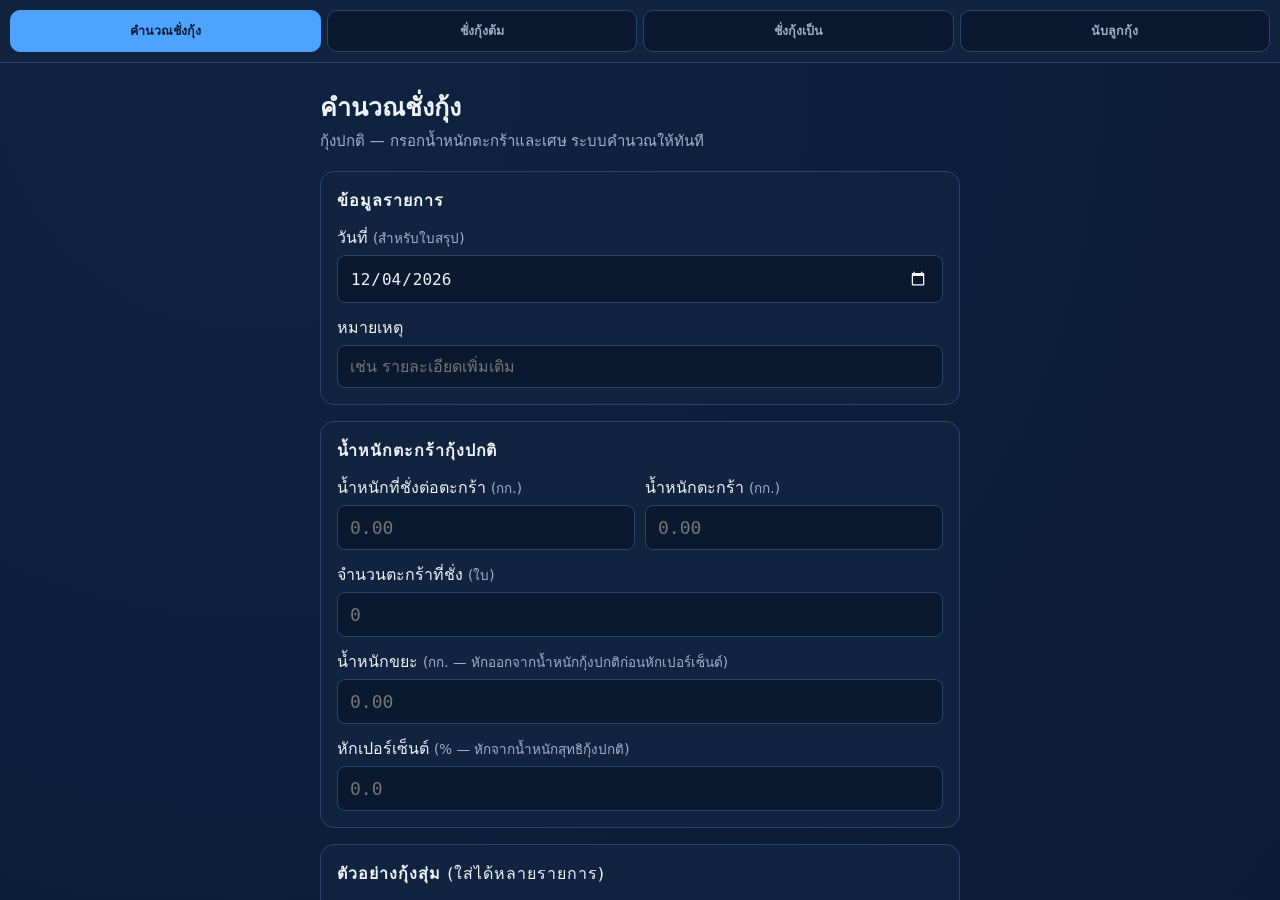
<file: index.html>
<!DOCTYPE html>
<html lang="th">
<head>
<meta charset="UTF-8">
<meta name="viewport" content="width=device-width, initial-scale=1.0, viewport-fit=cover">
<title>ShimCal · เครื่องมือชั่งกุ้ง</title>
<link rel="manifest" href="manifest.json">
<meta name="theme-color" content="#0a1830">
<meta name="apple-mobile-web-app-capable" content="yes">
<meta name="apple-mobile-web-app-status-bar-style" content="black-translucent">
<meta name="apple-mobile-web-app-title" content="ShimCal">
<link rel="apple-touch-icon" href="icon-192.png">
<link rel="icon" href="icon-192.png">
<style>
  :root{
    --bg: #0a1830;
    --panel: #11233f;
    --panel-2: #152c4d;
    --line: #27466b;
    --ink: #eef2f9;
    --ink-dim: #9db2cc;
    --teal-accent: #4da3ff;
  }
  *{box-sizing:border-box;}
  html, body{height:100%;}
  body{
    margin:0;
    background: var(--bg);
    font-family: 'Noto Sans Thai', 'Sarabun', system-ui, sans-serif;
    color: var(--ink);
    display:flex;
    flex-direction:column;
    overflow:hidden;
  }
  .topbar{
    flex-shrink:0;
    max-height: 300px;
    overflow:hidden;
    transition: max-height .25s ease;
  }
  .topbar.collapsed{
    max-height: 0;
  }
  .weather-bar{
    display:flex;
    align-items:center;
    gap: 12px;
    background: linear-gradient(135deg, var(--panel), var(--panel-2));
    border-bottom: 1px solid var(--line);
    padding: 10px 16px;
    padding-top: calc(10px + env(safe-area-inset-top, 0));
  }
  .weather-bar.hidden{ display:none; }
  .weather-icon{ font-size: 28px; line-height:1; flex-shrink:0; }
  .weather-info{ flex-shrink:0; min-width:0; }
  .weather-location{
    font-size: 10.5px;
    color: var(--ink-dim);
    margin-bottom: 2px;
    white-space:nowrap;
    overflow:hidden;
    text-overflow:ellipsis;
    max-width: 160px;
  }
  .weather-location:empty{ display:none; }
  .weather-temp{
    font-family: ui-monospace, 'SF Mono', Menlo, Consolas, monospace;
    font-size: 18px;
    font-weight: 800;
    color: var(--ink);
    line-height:1.15;
  }
  .weather-desc{
    font-size: 11.5px;
    color: var(--ink-dim);
    margin-top: 1px;
    white-space:nowrap;
    overflow:hidden;
    text-overflow:ellipsis;
  }
  .weather-stats{
    display:flex;
    gap: 14px;
    margin-left:auto;
    flex-shrink:0;
  }
  .weather-stat{ text-align:right; }
  .ws-label{
    display:block;
    font-size: 9.5px;
    color: var(--ink-dim);
    letter-spacing: 0.05em;
    text-transform: uppercase;
  }
  .ws-value{
    display:block;
    font-family: ui-monospace, 'SF Mono', Menlo, Consolas, monospace;
    font-size: 13.5px;
    font-weight: 700;
    color: var(--teal-accent);
  }
  .tabbar{
    display:flex;
    gap: 6px;
    background: var(--panel);
    border-bottom: 1px solid var(--line);
    padding: 10px 10px;
  }
  .tabbar button{
    flex:1;
    min-width: 0;
    background: var(--bg);
    border: 1px solid var(--line);
    border-radius: 10px;
    color: var(--ink-dim);
    font-family: 'Noto Sans Thai', 'Sarabun', system-ui, sans-serif;
    font-size: 12.5px;
    font-weight: 700;
    padding: 10px 4px;
    white-space: nowrap;
    overflow: hidden;
    text-overflow: ellipsis;
    cursor: pointer;
    transition: background .15s ease, color .15s ease, border-color .15s ease;
  }
  .tabbar button.active{
    background: var(--teal-accent);
    border-color: var(--teal-accent);
    color: var(--bg);
  }
  .frame-wrap{
    flex:1;
    position:relative;
    min-height:0;
  }
  iframe{
    position:absolute;
    inset:0;
    width:100%;
    height:100%;
    border:none;
    display:none;
    background: var(--bg);
  }
  iframe.active{ display:block; }
</style>
</head>
<body>
  <div class="topbar" id="topbar">
    <div class="weather-bar" id="weatherBar">
      <div class="weather-icon" id="weatherIcon">⛅</div>
      <div class="weather-info">
        <div class="weather-location" id="weatherLocation"></div>
        <div class="weather-temp" id="weatherTemp">--°C</div>
        <div class="weather-desc" id="weatherDesc">กำลังโหลดสภาพอากาศ…</div>
      </div>
      <div class="weather-stats">
        <div class="weather-stat"><span class="ws-label">ความชื้น</span><span class="ws-value" id="weatherHumidity">--%</span></div>
        <div class="weather-stat"><span class="ws-label">โอกาสฝน</span><span class="ws-value" id="weatherRain">--%</span></div>
      </div>
    </div>
    <nav class="tabbar" id="tabbar">
      <button type="button" class="active" data-tab="calc">คำนวณชั่งกุ้ง</button>
      <button type="button" data-tab="scale">ชั่งกุ้งต้ม</button>
      <button type="button" data-tab="live">ชั่งกุ้งเป็น</button>
      <button type="button" data-tab="count">นับลูกกุ้ง</button>
    </nav>
  </div>
  <div class="frame-wrap">
    <iframe id="frame-calc" class="active" src="calc/index.html" title="คำนวณชั่งกุ้ง"></iframe>
    <iframe id="frame-scale" src="scale/index.html" title="ชั่งกุ้งต้ม"></iframe>
    <iframe id="frame-live" src="live/index.html" title="ชั่งกุ้งเป็น"></iframe>
    <iframe id="frame-count" src="count/index.html" title="นับลูกกุ้ง"></iframe>
  </div>

<script>
  const topbar = document.getElementById('topbar');
  const buttons = document.querySelectorAll('#tabbar button');
  buttons.forEach(btn => {
    btn.addEventListener('click', () => {
      buttons.forEach(b => b.classList.toggle('active', b === btn));
      document.querySelectorAll('.frame-wrap iframe').forEach(f => f.classList.remove('active'));
      document.getElementById('frame-' + btn.dataset.tab).classList.add('active');
      topbar.classList.remove('collapsed');
    });
  });

  // Tabs live in separate iframes, so their scroll position isn't visible
  // to this page directly — each tab's script posts scroll direction here
  // so the weather/tab bar can collapse out of the way on scroll-down and
  // reappear on scroll-up, instead of permanently eating screen space.
  window.addEventListener('message', (e) => {
    if (!e.data || e.data.type !== 'shimcal-scroll') return;
    topbar.classList.toggle('collapsed', !e.data.atTop);
  });

  if ('serviceWorker' in navigator) {
    window.addEventListener('load', () => {
      navigator.serviceWorker.register('./service-worker.js').catch(() => {
        // ignore registration errors (e.g. running from file://)
      });
    });
  }

  const DEFAULT_COORDS = { lat: 7.9514, lon: 98.9978 };

  function weatherUrl(lat, lon){
    return `https://api.open-meteo.com/v1/forecast?latitude=${lat}&longitude=${lon}&hourly=temperature_2m,relative_humidity_2m,precipitation_probability,rain,precipitation,weather_code&timezone=auto`;
  }

  function placeNameUrl(lat, lon){
    return `https://api.bigdatacloud.net/data/reverse-geocode-client?latitude=${lat}&longitude=${lon}&localityLanguage=th`;
  }

  // Tries the browser's geolocation first so the weather matches where the
  // viewer actually is; falls back to the fixed default coords if
  // geolocation isn't available, is denied, or times out. Guards with our
  // own setTimeout as well — some browsers leave an unanswered permission
  // prompt hanging indefinitely instead of honoring the API's own timeout.
  function getCoords(){
    return new Promise((resolve) => {
      if (!('geolocation' in navigator)) {
        resolve(DEFAULT_COORDS);
        return;
      }
      let settled = false;
      const finish = (coords) => {
        if (settled) return;
        settled = true;
        resolve(coords);
      };
      navigator.geolocation.getCurrentPosition(
        (pos) => finish({ lat: pos.coords.latitude, lon: pos.coords.longitude }),
        () => finish(DEFAULT_COORDS),
        { timeout: 8000, maximumAge: 10 * 60 * 1000 }
      );
      setTimeout(() => finish(DEFAULT_COORDS), 8000);
    });
  }

  // WMO weather codes -> [icon, Thai description]
  const WEATHER_CODES = {
    0: ['☀️', 'ท้องฟ้าแจ่มใส'],
    1: ['🌤️', 'มีเมฆบางส่วน'],
    2: ['⛅', 'เมฆเป็นบางส่วน'],
    3: ['☁️', 'เมฆมาก'],
    45: ['🌫️', 'หมอก'],
    48: ['🌫️', 'หมอกน้ำแข็ง'],
    51: ['🌦️', 'ฝนตกปรอยๆเบาบาง'],
    53: ['🌦️', 'ฝนตกปรอยๆ'],
    55: ['🌦️', 'ฝนตกปรอยๆหนัก'],
    56: ['🌧️', 'ฝนตกปรอยๆเยือกแข็ง'],
    57: ['🌧️', 'ฝนตกปรอยๆเยือกแข็งหนัก'],
    61: ['🌧️', 'ฝนตกเบาๆ'],
    63: ['🌧️', 'ฝนตก'],
    65: ['🌧️', 'ฝนตกหนัก'],
    66: ['🌧️', 'ฝนเยือกแข็งเบาๆ'],
    67: ['🌧️', 'ฝนเยือกแข็งหนัก'],
    71: ['🌨️', 'หิมะตกเบาๆ'],
    73: ['🌨️', 'หิมะตก'],
    75: ['🌨️', 'หิมะตกหนัก'],
    77: ['🌨️', 'เกล็ดหิมะ'],
    80: ['🌦️', 'ฝนตกเป็นช่วงๆเบาๆ'],
    81: ['🌦️', 'ฝนตกเป็นช่วงๆ'],
    82: ['🌦️', 'ฝนตกเป็นช่วงๆหนัก'],
    85: ['🌨️', 'หิมะตกเป็นช่วงๆเบาๆ'],
    86: ['🌨️', 'หิมะตกเป็นช่วงๆหนัก'],
    95: ['⛈️', 'พายุฝนฟ้าคะนอง'],
    96: ['⛈️', 'พายุฝนฟ้าคะนองมีลูกเห็บ'],
    99: ['⛈️', 'พายุฝนฟ้าคะนองมีลูกเห็บหนัก'],
  };

  // Formats "now" as the same "YYYY-MM-DDTHH:00" local-hour string the API
  // uses for hourly.time, in the given IANA timezone (the one Open-Meteo
  // resolved for the request's coordinates via timezone=auto) regardless
  // of the viewer's own device timezone.
  function nowHourStringInZone(tz){
    const parts = new Intl.DateTimeFormat('en-CA', {
      timeZone: tz,
      year: 'numeric', month: '2-digit', day: '2-digit',
      hour: '2-digit', hour12: false
    }).formatToParts(new Date());
    const get = (type) => parts.find((p) => p.type === type).value;
    let hour = get('hour');
    if (hour === '24') hour = '00';
    return `${get('year')}-${get('month')}-${get('day')}T${hour}:00`;
  }

  async function loadWeather(){
    const { lat, lon } = await getCoords();

    const [weatherResult, placeResult] = await Promise.allSettled([
      fetch(weatherUrl(lat, lon)).then((r) => {
        if (!r.ok) throw new Error('weather request failed');
        return r.json();
      }),
      fetch(placeNameUrl(lat, lon)).then((r) => {
        if (!r.ok) throw new Error('geocode request failed');
        return r.json();
      }),
    ]);

    if (weatherResult.status !== 'fulfilled') {
      document.getElementById('weatherBar').classList.add('hidden');
      return;
    }

    const h = weatherResult.value.hourly;
    let idx = h.time.indexOf(nowHourStringInZone(weatherResult.value.timezone));
    if (idx === -1) idx = 0;

    const [icon, desc] = WEATHER_CODES[h.weather_code[idx]] || ['🌡️', '-'];
    document.getElementById('weatherIcon').textContent = icon;
    document.getElementById('weatherTemp').textContent = Math.round(h.temperature_2m[idx]) + '°C';
    document.getElementById('weatherDesc').textContent = desc;
    document.getElementById('weatherHumidity').textContent = Math.round(h.relative_humidity_2m[idx]) + '%';
    document.getElementById('weatherRain').textContent = Math.round(h.precipitation_probability[idx]) + '%';

    // Location name is a nice-to-have — leave it blank (the element
    // collapses via CSS) rather than affecting the rest of the weather bar
    // if this lookup fails.
    if (placeResult.status === 'fulfilled') {
      const p = placeResult.value;
      const name = p.locality || p.city || p.principalSubdivision || '';
      const region = (name && p.principalSubdivision && p.principalSubdivision !== name) ? p.principalSubdivision : '';
      const label = region ? `${name}, ${region}` : name;
      if (label) document.getElementById('weatherLocation').textContent = '📍 ' + label;
    }
  }
  loadWeather();
</script>
</body>
</html>
</file>
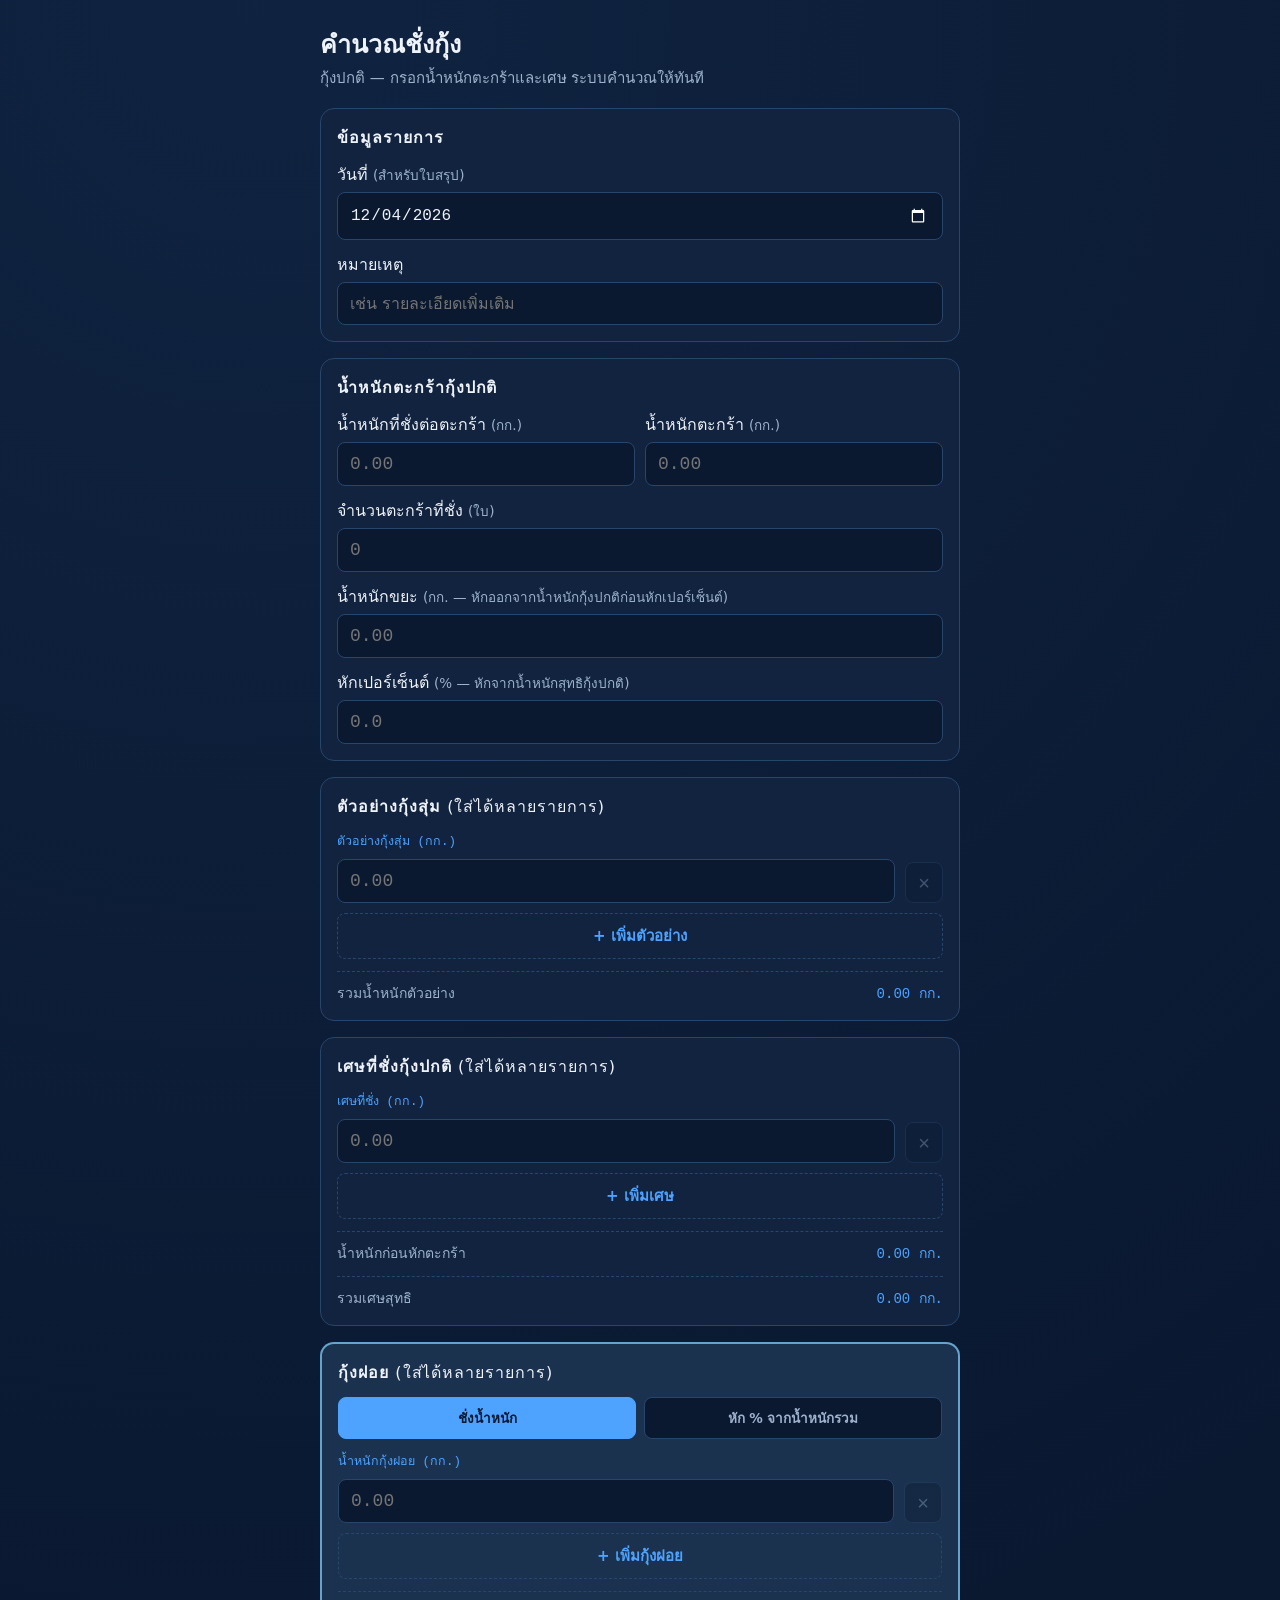
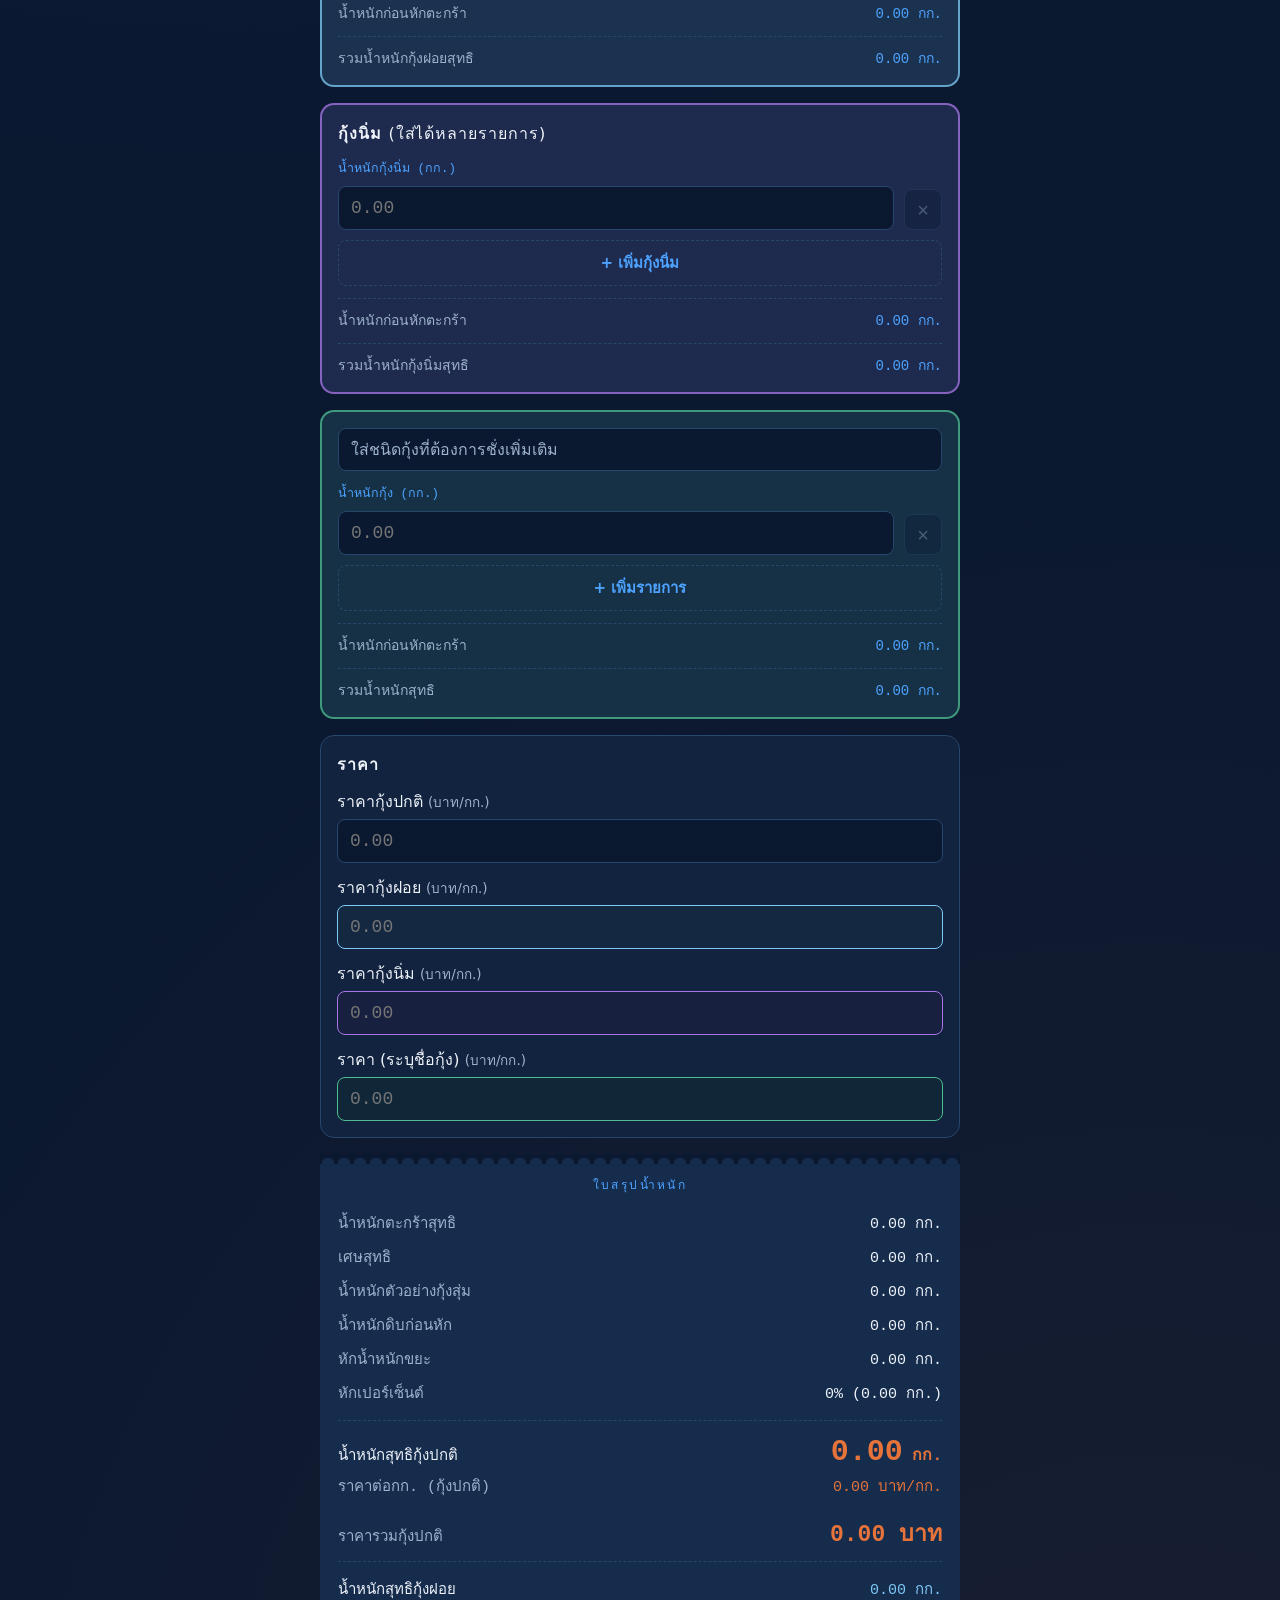
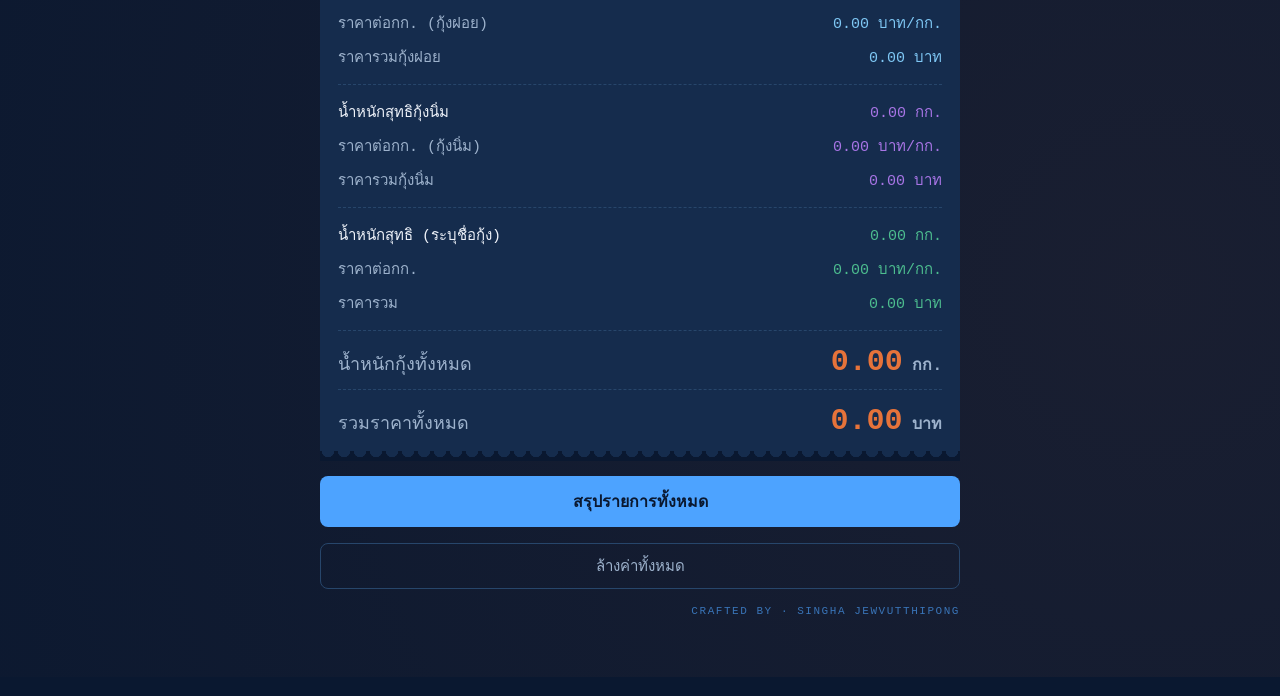
<file: calc/index.html>
<!DOCTYPE html>
<html lang="th">
<head>
<meta charset="UTF-8">
<meta name="viewport" content="width=device-width, initial-scale=1.0, viewport-fit=cover">
<title>คำนวณชั่งกุ้ง</title>
<link rel="manifest" href="manifest.json">
<meta name="theme-color" content="#0a1830">
<meta name="apple-mobile-web-app-capable" content="yes">
<meta name="apple-mobile-web-app-status-bar-style" content="black-translucent">
<meta name="apple-mobile-web-app-title" content="ชั่งกุ้ง">
<link rel="apple-touch-icon" href="icon-192.png">
<link rel="icon" href="icon-192.png">
<link rel="stylesheet" href="style.css">
</head>
<body>
<div class="wrap">
  <header>
    <h1>คำนวณชั่งกุ้ง</h1>
    <div class="sub">กุ้งปกติ — กรอกน้ำหนักตะกร้าและเศษ ระบบคำนวณให้ทันที</div>
  </header>

  <div class="layout">
  <div class="layout-inputs">

  <div class="panel">
    <div class="panel-title">ข้อมูลรายการ</div>
    <div class="field">
      <label>วันที่ <span class="unit">(สำหรับใบสรุป)</span></label>
      <input type="date" id="recordDate">
    </div>
    <div class="field">
      <label>หมายเหตุ</label>
      <input type="text" id="recordNote" placeholder="เช่น รายละเอียดเพิ่มเติม">
    </div>
  </div>

  <div class="panel">
    <div class="panel-title">น้ำหนักตะกร้ากุ้งปกติ</div>
    <div class="row2">
      <div class="field">
        <label>น้ำหนักที่ชั่งต่อตะกร้า <span class="unit">(กก.)</span></label>
        <input type="number" id="w_basket" inputmode="decimal" step="0.01" placeholder="0.00">
      </div>
      <div class="field">
        <label>น้ำหนักตะกร้า <span class="unit">(กก.)</span></label>
        <input type="number" id="w_tare" inputmode="decimal" step="0.01" placeholder="0.00">
      </div>
    </div>
    <div class="field">
      <label>จำนวนตะกร้าที่ชั่ง <span class="unit">(ใบ)</span></label>
      <input type="number" id="n_basket" inputmode="numeric" step="1" placeholder="0">
    </div>
    <div class="field">
      <label>น้ำหนักขยะ <span class="unit">(กก. — หักออกจากน้ำหนักกุ้งปกติก่อนหักเปอร์เซ็นต์)</span></label>
      <input type="number" id="wasteWeight" inputmode="decimal" step="0.01" placeholder="0.00">
    </div>
    <div class="field">
      <label>หักเปอร์เซ็นต์ <span class="unit">(% — หักจากน้ำหนักสุทธิกุ้งปกติ)</span></label>
      <input type="number" id="deductPercent" inputmode="decimal" step="0.1" placeholder="0.0">
    </div>
  </div>

  <div class="panel">
    <div class="panel-title">ตัวอย่างกุ้งสุ่ม <span style="text-transform:none; font-weight:400;">(ใส่ได้หลายรายการ)</span></div>
    <div id="sampleRows"></div>
    <button type="button" class="add-row" id="addSample">+ เพิ่มตัวอย่าง</button>
    <div class="rest-subtotal"><span>รวมน้ำหนักตัวอย่าง</span><span id="sampleSubtotal">0.00 กก.</span></div>
  </div>

  <div class="panel">
    <div class="panel-title">เศษที่ชั่งกุ้งปกติ <span style="text-transform:none; font-weight:400;">(ใส่ได้หลายรายการ)</span></div>
    <div id="restRows"></div>
    <button type="button" class="add-row" id="addRow">+ เพิ่มเศษ</button>
    <div class="rest-subtotal"><span>น้ำหนักก่อนหักตะกร้า</span><span id="restGross">0.00 กก.</span></div>
    <div class="rest-subtotal"><span>รวมเศษสุทธิ</span><span id="restSubtotal">0.00 กก.</span></div>
  </div>

  <div class="panel panel-foy">
    <div class="panel-title">กุ้งฝอย <span style="text-transform:none; font-weight:400;">(ใส่ได้หลายรายการ)</span></div>
    <div class="mode-toggle" id="foyModeToggle">
      <button type="button" class="mode-btn active" data-mode="weigh">ชั่งน้ำหนัก</button>
      <button type="button" class="mode-btn" data-mode="percent">หัก % จากน้ำหนักรวม</button>
    </div>
    <div id="foyWeighMode">
      <div id="shrimpFoyRows"></div>
      <button type="button" class="add-row" id="addShrimpFoy">+ เพิ่มกุ้งฝอย</button>
    </div>
    <div id="foyPercentMode" style="display:none;">
      <div class="field">
        <label>หักเปอร์เซ็นต์กุ้งฝอย <span class="unit">(% จากน้ำหนักรวมหลังหักตะกร้า)</span></label>
        <input type="number" id="foyPercent" inputmode="decimal" step="0.1" placeholder="0.0">
      </div>
    </div>
    <div class="rest-subtotal" id="foyGrossRow"><span>น้ำหนักก่อนหักตะกร้า</span><span id="shrimpFoyGross">0.00 กก.</span></div>
    <div class="rest-subtotal" id="foyBaseRow" style="display:none;"><span>ฐานคำนวณ (น้ำหนักรวมหลังหักตะกร้า)</span><span id="shrimpFoyBase">0.00 กก.</span></div>
    <div class="rest-subtotal"><span>รวมน้ำหนักกุ้งฝอยสุทธิ</span><span id="shrimpFoySubtotal">0.00 กก.</span></div>
  </div>

  <div class="panel panel-nim">
    <div class="panel-title">กุ้งนิ่ม <span style="text-transform:none; font-weight:400;">(ใส่ได้หลายรายการ)</span></div>
    <div id="shrimpNimRows"></div>
    <button type="button" class="add-row" id="addShrimpNim">+ เพิ่มกุ้งนิ่ม</button>
    <div class="rest-subtotal"><span>น้ำหนักก่อนหักตะกร้า</span><span id="shrimpNimGross">0.00 กก.</span></div>
    <div class="rest-subtotal"><span>รวมน้ำหนักกุ้งนิ่มสุทธิ</span><span id="shrimpNimSubtotal">0.00 กก.</span></div>
  </div>

  <div class="panel panel-custom">
    <input type="text" id="customName" class="panel-title-input" placeholder="ใส่ชนิดกุ้งที่ต้องการชั่งเพิ่มเติม" maxlength="40">
    <div id="shrimpCustomRows"></div>
    <button type="button" class="add-row" id="addShrimpCustom">+ เพิ่มรายการ</button>
    <div class="rest-subtotal"><span>น้ำหนักก่อนหักตะกร้า</span><span id="shrimpCustomGross">0.00 กก.</span></div>
    <div class="rest-subtotal"><span>รวมน้ำหนักสุทธิ</span><span id="shrimpCustomSubtotal">0.00 กก.</span></div>
  </div>

  <div class="panel">
    <div class="panel-title">ราคา</div>
    <div class="field">
      <label>ราคากุ้งปกติ <span class="unit">(บาท/กก.)</span></label>
      <input type="number" id="price" inputmode="decimal" step="0.01" placeholder="0.00">
    </div>
    <div class="field">
      <label>ราคากุ้งฝอย <span class="unit">(บาท/กก.)</span></label>
      <input type="number" id="priceFoy" inputmode="decimal" step="0.01" placeholder="0.00">
    </div>
    <div class="field">
      <label>ราคากุ้งนิ่ม <span class="unit">(บาท/กก.)</span></label>
      <input type="number" id="priceNim" inputmode="decimal" step="0.01" placeholder="0.00">
    </div>
    <div class="field">
      <label><span id="priceCustomLabelText">ราคา</span> <span class="unit">(บาท/กก.)</span></label>
      <input type="number" id="priceCustom" inputmode="decimal" step="0.01" placeholder="0.00">
    </div>
  </div>

  </div>
  <div class="layout-result">

  <div class="ticket">
    <div class="ticket-head">ใบสรุปน้ำหนัก</div>

    <div class="tline"><span>น้ำหนักตะกร้าสุทธิ</span><span id="out_basket_net">0.00 กก.</span></div>
    <div class="tline"><span>เศษสุทธิ</span><span id="out_rest">0.00 กก.</span></div>
    <div class="tline"><span>น้ำหนักตัวอย่างกุ้งสุ่ม</span><span id="out_sample">0.00 กก.</span></div>
    <div class="tline"><span>น้ำหนักดิบก่อนหัก</span><span id="out_gross">0.00 กก.</span></div>
    <div class="tline" id="out_foy_split_row" style="display:none;"><span>หักน้ำหนักกุ้งฝอย (%)</span><span id="out_foy_split">0.00 กก.</span></div>
    <div class="tline"><span>หักน้ำหนักขยะ</span><span id="out_waste">0.00 กก.</span></div>
    <div class="tline"><span>หักเปอร์เซ็นต์</span><span id="out_deduct">0% (0.00 กก.)</span></div>
    <div class="tdiv"></div>
    <div class="ttotal">
      <span class="label" id="out_net_label">น้ำหนักสุทธิกุ้งปกติ</span>
      <span class="value" id="out_net">0.00<span style="font-size:16px; color:var(--shrimp)"> กก.</span></span>
    </div>
    <div class="tline"><span>ราคาต่อกก. (กุ้งปกติ)</span><span id="out_price_rate">0.00 บาท/กก.</span></div>
    <div class="price-total">
      <span class="label">ราคารวมกุ้งปกติ</span>
      <span class="value" id="out_price_total"><b id="out_price">0.00</b> บาท</span>
    </div>

    <div class="tdiv"></div>
    <div class="tline"><span id="out_foy_net_label">น้ำหนักสุทธิกุ้งฝอย</span><span id="out_foy_net">0.00 กก.</span></div>
    <div class="tline"><span>ราคาต่อกก. (กุ้งฝอย)</span><span id="out_foy_rate">0.00 บาท/กก.</span></div>
    <div class="tline"><span>ราคารวมกุ้งฝอย</span><span id="out_foy_price">0.00 บาท</span></div>

    <div class="tdiv"></div>
    <div class="tline"><span id="out_nim_net_label">น้ำหนักสุทธิกุ้งนิ่ม</span><span id="out_nim_net">0.00 กก.</span></div>
    <div class="tline"><span>ราคาต่อกก. (กุ้งนิ่ม)</span><span id="out_nim_rate">0.00 บาท/กก.</span></div>
    <div class="tline"><span>ราคารวมกุ้งนิ่ม</span><span id="out_nim_price">0.00 บาท</span></div>

    <div class="tdiv"></div>
    <div class="tline"><span id="out_custom_label">น้ำหนักสุทธิ</span><span id="out_custom_net">0.00 กก.</span></div>
    <div class="tline"><span>ราคาต่อกก.</span><span id="out_custom_rate">0.00 บาท/กก.</span></div>
    <div class="tline"><span>ราคารวม</span><span id="out_custom_price">0.00 บาท</span></div>

    <div class="tdiv"></div>
    <div class="ttotal">
      <span class="label" id="out_total_weight_label">น้ำหนักกุ้งทั้งหมด</span>
      <span class="value" id="out_total_weight">0.00<span style="font-size:16px; color:var(--ink-dim)"> กก.</span></span>
    </div>
    <div class="tdiv"></div>
    <div class="ttotal">
      <span class="label" id="out_grand_total_label">รวมราคาทั้งหมด</span>
      <span class="value" id="out_grand_total">0.00<span style="font-size:16px; color:var(--ink-dim)"> บาท</span></span>
    </div>
  </div>

  <button type="button" class="summary-btn" id="summaryBtn">สรุปรายการทั้งหมด</button>
  <button class="reset" id="resetBtn">ล้างค่าทั้งหมด</button>

  </div>
  </div>
  <div class="credit">Crafted by · Singha Jewvutthipong</div>
</div>

<script src="script.js"></script>
</body>
</html>
</file>
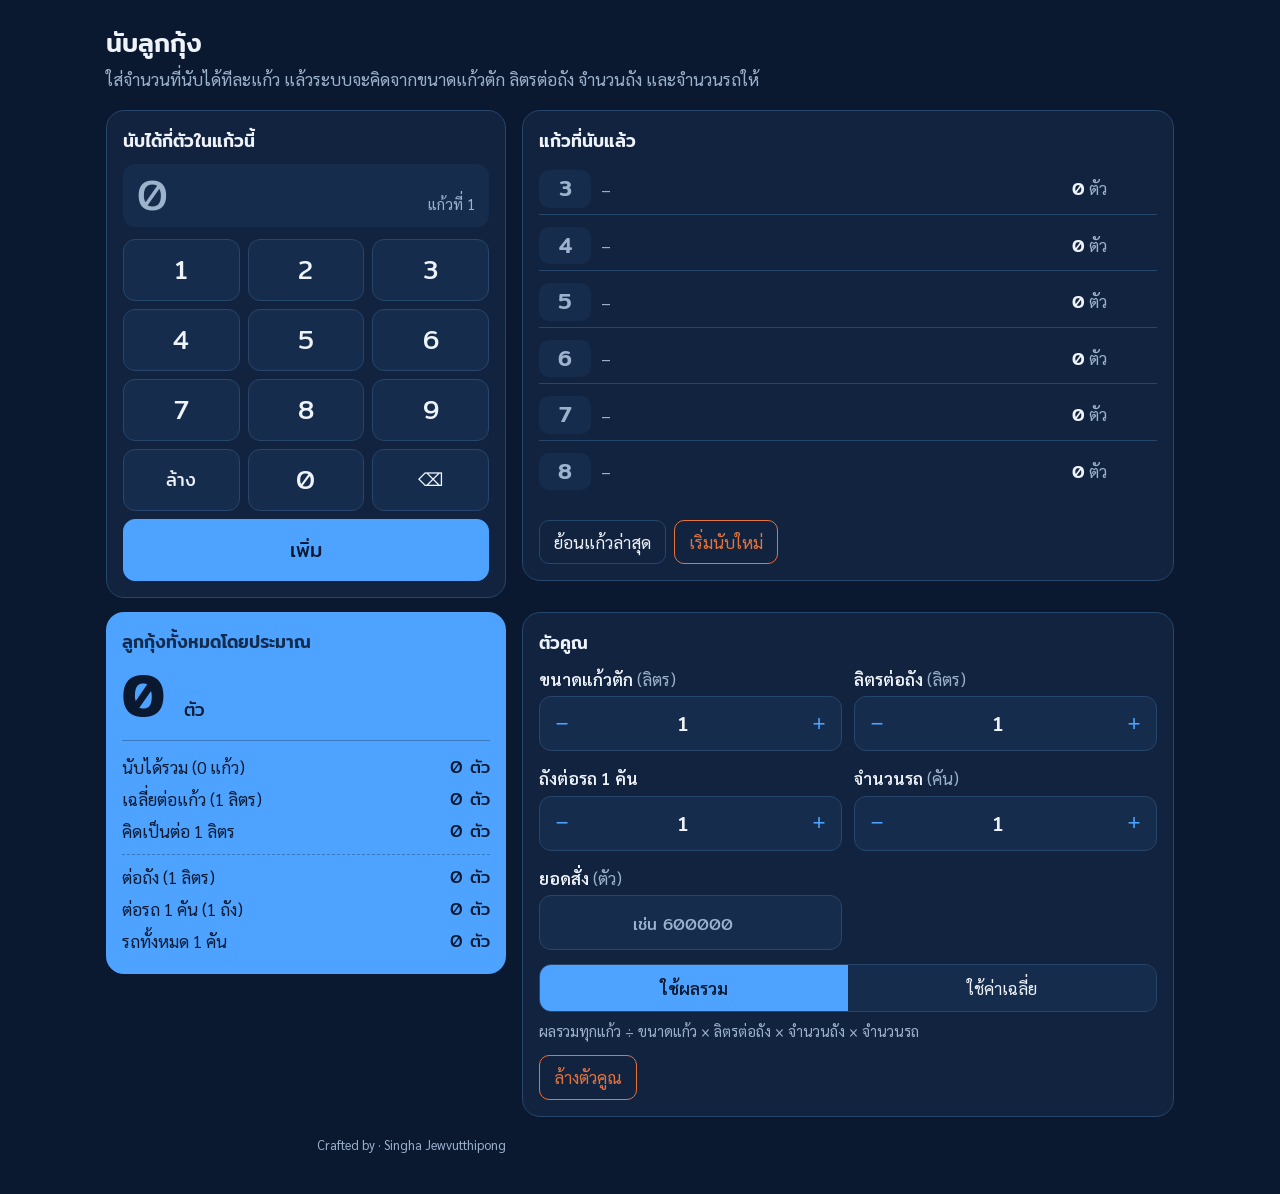
<file: count/index.html>
<!DOCTYPE html>
<html lang="th">
<head>
<meta charset="utf-8">
<meta name="viewport" content="width=device-width, initial-scale=1, viewport-fit=cover">
<title>นับลูกกุ้ง</title>
<link rel="manifest" href="manifest.json">
<meta name="theme-color" content="#0a1830">
<meta name="apple-mobile-web-app-capable" content="yes">
<meta name="apple-mobile-web-app-status-bar-style" content="black-translucent">
<meta name="apple-mobile-web-app-title" content="นับลูกกุ้ง">
<link rel="apple-touch-icon" href="icon-192.png">
<link rel="icon" href="icon-192.png">
<link rel="preconnect" href="https://fonts.googleapis.com">
<link rel="preconnect" href="https://fonts.gstatic.com" crossorigin>
<link href="https://fonts.googleapis.com/css2?family=Mitr:wght@400;500;600&family=Sarabun:wght@400;600&display=swap" rel="stylesheet">
<style>
:root{
  box-sizing:border-box;
  padding-top:env(safe-area-inset-top,0px);
  padding-bottom:env(safe-area-inset-bottom,0px);
  color-scheme:dark;
  --bg:#0a1830; --surface:#11233f; --ink:#eef2f9; --muted:#9db2cc;
  --line:#27466b; --pond:#4da3ff; --pond-ink:#0a1830; --shrimp:#e6733a; --shrimp-soft:rgba(230,115,58,0.18);
  --key:#152c4d;
}
*,*::before,*::after{box-sizing:inherit}
html{scroll-padding-top:env(safe-area-inset-top,0px)}
body{margin:0;background:var(--bg);color:var(--ink);font-family:"Sarabun",system-ui,sans-serif;font-size:17px;line-height:1.55}
main{max-width:560px;margin:0 auto;padding:20px 16px 40px;display:grid;grid-template-columns:minmax(0,1fr);grid-template-areas:"head" "entry" "tally" "set" "res";column-gap:16px;align-items:start}
.head{grid-area:head}
section[aria-labelledby="h-entry"]{grid-area:entry}
section[aria-labelledby="h-scoops"]{grid-area:tally}
section[aria-labelledby="h-set"]{grid-area:set}
section[aria-labelledby="h-res"]{grid-area:res}
@media (min-width:760px), (orientation:landscape) and (min-width:560px){
  main{max-width:1100px;grid-template-columns:minmax(280px,400px) minmax(0,1fr);grid-template-areas:"head head" "entry tally" "res set"}
}
@media (orientation:landscape) and (max-height:520px){
  main{padding-top:10px}
  .sub{display:none}
  h1{font-size:1.3rem;margin-bottom:8px}
  section{padding:12px}
  .pad{gap:6px}
  .pad button{height:46px;font-size:1.3rem}
  .display{padding:6px 12px;margin-bottom:8px}
  .display .cur{font-size:2rem;min-height:2rem}
}
h1{font-family:"Mitr","Sarabun",sans-serif;font-weight:500;font-size:1.6rem;margin:4px 0 2px}
.sub{color:var(--muted);margin:0 0 18px}
h2{font-family:"Mitr","Sarabun",sans-serif;font-weight:500;font-size:1.1rem;margin:0 0 10px}
section{background:var(--surface);border:1px solid var(--line);border-radius:18px;padding:16px;margin-bottom:14px}

/* Entry */
.display{display:flex;align-items:baseline;justify-content:space-between;gap:12px;
  background:var(--key);border-radius:12px;padding:10px 14px;margin-bottom:12px}
.display .cur{font-family:"Mitr",sans-serif;font-size:2.6rem;line-height:1;font-variant-numeric:tabular-nums;min-height:2.6rem}
.display .cur.empty{color:var(--muted)}
.display .hint{color:var(--muted);font-size:.95rem}
.pad{display:grid;grid-template-columns:repeat(3,1fr);gap:8px}
.pad button{font-family:"Mitr",sans-serif;font-size:1.6rem;height:62px;border-radius:12px;border:1px solid var(--line);
  background:var(--key);color:var(--ink);cursor:pointer;touch-action:manipulation}
.pad button:active{transform:scale(.97)}
.pad .back{font-size:1.1rem}
.add{grid-column:1/-1;background:var(--pond)!important;color:var(--pond-ink)!important;border-color:var(--pond)!important;font-size:1.25rem!important}
button:focus-visible,input:focus-visible{outline:3px solid var(--shrimp);outline-offset:2px}

/* Scoops */
.scoops{display:flex;flex-direction:column;gap:6px}
.trow{display:grid;grid-template-columns:52px minmax(0,1fr) auto 40px;align-items:center;gap:10px;padding:6px 0;border-bottom:1px solid var(--line)}
.trow:last-child{border-bottom:0}
.trow .val{font-family:"Mitr",sans-serif;font-size:1.35rem;font-weight:500;text-align:center;background:var(--key);border-radius:10px;padding:2px 0}
.trow .marks{display:flex;flex-wrap:wrap;gap:6px 10px;align-items:center;min-height:30px;color:var(--ink)}
.trow .marks svg{display:block}
.trow .marks .none{color:var(--muted)}
.trow .cnt{color:var(--muted);font-variant-numeric:tabular-nums;white-space:nowrap}
.trow .cnt b{color:var(--ink);font-family:"Mitr",sans-serif;font-weight:500}
.trow .minus{width:36px;height:36px;border-radius:50%;border:1px solid var(--line);background:var(--shrimp-soft);color:var(--shrimp);font-size:1.2rem;cursor:pointer}
.trow .minus:disabled{visibility:hidden}
.trow.zero .val{color:var(--muted)}
.chip{display:inline-flex;align-items:center;gap:6px;border:1px solid var(--line);background:var(--key);color:var(--ink);
  border-radius:999px;padding:5px 8px 5px 12px;font-size:1rem;cursor:pointer}
.chip small{color:var(--muted)}
.chip b{font-family:"Mitr",sans-serif;font-weight:500}
.chip .x{display:inline-grid;place-items:center;width:22px;height:22px;border-radius:50%;background:var(--shrimp-soft);color:var(--shrimp);font-size:.9rem}
.empty-note{color:var(--muted);margin:0}
.stats{display:flex;gap:18px;margin-top:12px;color:var(--muted);flex-wrap:wrap}
.stats strong{color:var(--ink);font-family:"Mitr",sans-serif;font-weight:500}
.row-actions{display:flex;gap:8px;margin-top:12px}
.ghost{background:none;border:1px solid var(--line);color:var(--ink);border-radius:10px;padding:8px 14px;font:inherit;cursor:pointer}
.ghost.danger{color:var(--shrimp);border-color:var(--shrimp)}

/* Settings */
.fields{display:grid;grid-template-columns:repeat(2,minmax(0,1fr));gap:14px 12px}
.field{min-width:0;display:flex;flex-direction:column;justify-content:flex-end}
.field label{display:block;font-weight:600;margin-bottom:4px}
.field .unit{color:var(--muted);font-weight:400}
.stepper{display:flex;border:1px solid var(--line);border-radius:12px;overflow:hidden;background:var(--key)}
.stepper button{flex:0 0 44px;width:44px;border:0;background:none;color:var(--pond);font-size:1.4rem;cursor:pointer}
.stepper input{flex:1 1 0;min-width:0;width:100%;border:0;background:none;color:var(--ink);text-align:center;font-family:"Mitr",sans-serif;font-size:1.3rem;padding:10px 0}
.plain-input{width:100%;min-width:0;border:1px solid var(--line);border-radius:12px;background:var(--key);color:var(--ink);text-align:center;font-family:"Mitr",sans-serif;font-size:1.3rem;padding:10px 0}
.plain-input::placeholder{color:var(--muted);font-size:1rem}
.mode{display:flex;border:1px solid var(--line);border-radius:12px;overflow:hidden;margin-top:14px}
.mode button{flex:1;border:0;background:var(--key);color:var(--ink);padding:10px;font:inherit;cursor:pointer}
.mode button[aria-pressed="true"]{background:var(--pond);color:var(--pond-ink);font-weight:600}
.mode-note{color:var(--muted);font-size:.92rem;margin:8px 0 0}

/* Result */
.result{background:var(--pond);color:var(--pond-ink);border:0}
.result h2{opacity:.85}
.total{font-family:"Mitr",sans-serif;font-weight:600;font-size:clamp(2.4rem,11vw,3.6rem);line-height:1.05;font-variant-numeric:tabular-nums;word-break:break-all}
.total span{font-size:1.1rem;font-weight:400}
.formula{margin-top:14px;border-top:1px solid color-mix(in srgb,var(--pond-ink) 30%,transparent);padding-top:10px}
.formula div{display:flex;justify-content:space-between;gap:10px;padding:3px 0}
.formula div span:last-child{font-family:"Mitr",sans-serif;font-variant-numeric:tabular-nums;text-align:right}
.formula .sep{margin-top:6px;padding-top:9px;border-top:1px dashed color-mix(in srgb,var(--pond-ink) 30%,transparent)}
.order-compare{margin-top:14px;border-top:1px solid color-mix(in srgb,var(--pond-ink) 30%,transparent);padding-top:10px}
.order-compare div{display:flex;justify-content:space-between;gap:10px;padding:3px 0}
.order-compare div span:last-child{font-family:"Mitr",sans-serif;font-variant-numeric:tabular-nums;text-align:right;font-weight:600}
.order-compare .diff.under{color:var(--shrimp)}
.credit{text-align:right;margin-top:4px;color:var(--muted);font-size:.8rem}
@media (max-width:330px){.fields{grid-template-columns:1fr}}
@media (prefers-reduced-motion:reduce){*{transition:none!important}.pad button:active{transform:none}}
</style>
</head>
<body>
<main>
  <div class="head">
  <h1>นับลูกกุ้ง</h1>
  <p class="sub">ใส่จำนวนที่นับได้ทีละแก้ว แล้วระบบจะคิดจากขนาดแก้วตัก ลิตรต่อถัง จำนวนถัง และจำนวนรถให้</p>
  </div>

  <section aria-labelledby="h-entry">
    <h2 id="h-entry">นับได้กี่ตัวในแก้วนี้</h2>
    <div class="display">
      <div id="cur" class="cur empty" aria-live="polite">0</div>
      <div class="hint" id="nextLabel">แก้วที่ 1</div>
    </div>
    <div class="pad" id="pad">
      <button data-k="1">1</button><button data-k="2">2</button><button data-k="3">3</button>
      <button data-k="4">4</button><button data-k="5">5</button><button data-k="6">6</button>
      <button data-k="7">7</button><button data-k="8">8</button><button data-k="9">9</button>
      <button data-k="clear" class="back" aria-label="ล้างตัวเลข">ล้าง</button>
      <button data-k="0">0</button>
      <button data-k="back" class="back" aria-label="ลบตัวสุดท้าย">⌫</button>
      <button data-k="add" class="add">เพิ่ม</button>
    </div>
  </section>

  <section aria-labelledby="h-scoops">
    <h2 id="h-scoops">แก้วที่นับแล้ว</h2>
    <div class="scoops" id="scoops"></div>
    <div class="stats" id="stats"></div>
    <div class="row-actions">
      <button class="ghost" id="undo">ย้อนแก้วล่าสุด</button>
      <button class="ghost danger" id="reset">เริ่มนับใหม่</button>
    </div>
  </section>

  <section aria-labelledby="h-set">
    <h2 id="h-set">ตัวคูณ</h2>
    <div class="fields">
      <div class="field">
        <label for="scoop">ขนาดแก้วตัก <span class="unit">(ลิตร)</span></label>
        <div class="stepper"><button data-step="scoop" data-d="-0.5" aria-label="ลดขนาดแก้วตัก">−</button><input id="scoop" type="number" inputmode="decimal" min="0" step="0.1" value="1"><button data-step="scoop" data-d="0.5" aria-label="เพิ่มขนาดแก้วตัก">+</button></div>
      </div>
      <div class="field">
        <label for="cup">ลิตรต่อถัง <span class="unit">(ลิตร)</span></label>
        <div class="stepper"><button data-step="cup" data-d="-10" aria-label="ลดจำนวนลิตรต่อถัง">−</button><input id="cup" type="number" inputmode="decimal" min="0" step="1" value="1"><button data-step="cup" data-d="10" aria-label="เพิ่มจำนวนลิตรต่อถัง">+</button></div>
      </div>
      <div class="field">
        <label for="tanks">ถังต่อรถ 1 คัน</label>
        <div class="stepper"><button data-step="tanks" data-d="-1" aria-label="ลดจำนวนถัง">−</button><input id="tanks" type="number" inputmode="numeric" min="0" step="1" value="1"><button data-step="tanks" data-d="1" aria-label="เพิ่มจำนวนถัง">+</button></div>
      </div>
      <div class="field">
        <label for="trucks">จำนวนรถ <span class="unit">(คัน)</span></label>
        <div class="stepper"><button data-step="trucks" data-d="-1" aria-label="ลดจำนวนรถ">−</button><input id="trucks" type="number" inputmode="numeric" min="0" step="1" value="1"><button data-step="trucks" data-d="1" aria-label="เพิ่มจำนวนรถ">+</button></div>
      </div>
      <div class="field">
        <label for="orderQty">ยอดสั่ง <span class="unit">(ตัว)</span></label>
        <input id="orderQty" class="plain-input" type="number" inputmode="numeric" min="0" step="1" placeholder="เช่น 600000">
      </div>
    </div>
    <div class="mode" role="group" aria-label="วิธีใช้ค่าที่นับ">
      <button id="mSum" aria-pressed="true">ใช้ผลรวม</button>
      <button id="mAvg" aria-pressed="false">ใช้ค่าเฉลี่ย</button>
    </div>
    <p class="mode-note" id="modeNote"></p>
    <div class="row-actions">
      <button class="ghost danger" id="resetSettings">ล้างตัวคูณ</button>
    </div>
  </section>

  <section class="result" aria-labelledby="h-res">
    <h2 id="h-res">ลูกกุ้งทั้งหมดโดยประมาณ</h2>
    <div class="total" id="total">0 <span>ตัว</span></div>
    <div class="formula" id="formula"></div>
    <div class="order-compare" id="orderCompare" hidden></div>
  </section>

  <div class="credit">Crafted by · Singha Jewvutthipong</div>
</main>

<script>
(function(){
  var KEY = 'shrimp-counter-v1';
  var state = { scoops: [], scoop: 1, cup: 1, tanks: 1, trucks: 1, mode: 'sum', orderQty: 0 };
  var entry = '';
  var nf = new Intl.NumberFormat('th-TH', { maximumFractionDigits: 2 });

  try {
    var saved = JSON.parse(localStorage.getItem(KEY) || 'null');
    if (saved && Array.isArray(saved.scoops)) state = Object.assign(state, saved);
  } catch (e) {}

  function save(){ try { localStorage.setItem(KEY, JSON.stringify(state)); } catch (e) {} }
  var $ = function(id){ return document.getElementById(id); };

  function num(v){ var n = parseFloat(v); return isFinite(n) && n >= 0 ? n : 0; }

  function renderEntry(){
    var c = $('cur');
    c.textContent = entry === '' ? '0' : nf.format(+entry);
    c.classList.toggle('empty', entry === '');
    $('nextLabel').textContent = 'แก้วที่ ' + (state.scoops.length + 1);
  }

  function render(){
    renderEntry();
    var box = $('scoops');
    box.innerHTML = '';
    var counts = {};
    state.scoops.forEach(function(v){ counts[v] = (counts[v] || 0) + 1; });
    var vals = [3,4,5,6,7,8];
    Object.keys(counts).forEach(function(k){ if (vals.indexOf(+k) < 0) vals.push(+k); });
    vals.sort(function(a,b){ return a-b; });
    vals.forEach(function(v){
      var c = counts[v] || 0;
      var row = document.createElement('div');
      row.className = 'trow' + (c ? '' : ' zero');
      row.innerHTML = '<div class="val">' + nf.format(v) + '</div>' +
        '<div class="marks" aria-label="' + c + ' แก้ว">' + (c ? tally(c) : '<span class="none">–</span>') + '</div>' +
        '<div class="cnt"><b>' + nf.format(v * c) + '</b> ตัว</div>' +
        '<button class="minus" aria-label="ลบแก้วที่นับได้ ' + v + ' ตัว ออก 1 แก้ว"' + (c ? '' : ' disabled') + '>−</button>';
      row.querySelector('.minus').onclick = function(){
        var i = state.scoops.lastIndexOf(v);
        if (i > -1) { state.scoops.splice(i,1); save(); render(); }
      };
      box.appendChild(row);
    });

    var n = state.scoops.length;
    var sum = state.scoops.reduce(function(a,b){ return a+b; }, 0);
    var avg = n ? sum / n : 0;
    $('stats').innerHTML = n
      ? 'นับแล้ว <strong>' + n + '</strong> แก้ว &nbsp; รวม <strong>' + nf.format(sum) + '</strong> ตัว &nbsp; เฉลี่ย <strong>' + nf.format(avg) + '</strong> ตัว/แก้ว'
      : '';

    $('scoop').value = state.scoop; $('cup').value = state.cup; $('tanks').value = state.tanks; $('trucks').value = state.trucks;
    $('orderQty').value = state.orderQty ? state.orderQty : '';
    $('mSum').setAttribute('aria-pressed', state.mode === 'sum');
    $('mAvg').setAttribute('aria-pressed', state.mode === 'avg');
    $('modeNote').textContent = state.mode === 'sum'
      ? 'ผลรวมทุกแก้ว ÷ ขนาดแก้ว × ลิตรต่อถัง × จำนวนถัง × จำนวนรถ'
      : 'ค่าเฉลี่ยต่อแก้ว ÷ ขนาดแก้ว × ลิตรต่อถัง × จำนวนถัง × จำนวนรถ';

    var base = state.mode === 'sum' ? sum : avg;
    var S = num(state.scoop), L = num(state.cup), T = num(state.tanks), R = num(state.trucks);
    var perLiter = S > 0 ? base / S : 0;
    var perTank = perLiter * L, perTruck = perTank * T, total = perTruck * R;
    var r = function(x){ return nf.format(Math.round(x)); };
    $('total').innerHTML = r(total) + ' <span>ตัว</span>';
    $('formula').innerHTML =
      '<div><span>นับได้รวม (' + n + ' แก้ว)</span><span>' + nf.format(sum) + ' ตัว</span></div>' +
      '<div><span>เฉลี่ยต่อแก้ว (' + nf.format(S) + ' ลิตร)</span><span>' + nf.format(avg) + ' ตัว</span></div>' +
      '<div><span>คิดเป็นต่อ 1 ลิตร</span><span>' + nf.format(perLiter) + ' ตัว</span></div>' +
      '<div class="sep"><span>ต่อถัง (' + nf.format(L) + ' ลิตร)</span><span>' + r(perTank) + ' ตัว</span></div>' +
      '<div><span>ต่อรถ 1 คัน (' + nf.format(T) + ' ถัง)</span><span>' + r(perTruck) + ' ตัว</span></div>' +
      '<div><span>รถทั้งหมด ' + nf.format(R) + ' คัน</span><span>' + r(total) + ' ตัว</span></div>';

    var orderQty = num(state.orderQty);
    var compareEl = $('orderCompare');
    if (orderQty > 0) {
      var diff = Math.round(total) - orderQty;
      var diffPct = (diff / orderQty) * 100;
      var sign = diff > 0 ? '+' : (diff < 0 ? '−' : '');
      compareEl.hidden = false;
      compareEl.innerHTML =
        '<div><span>ยอดสั่ง</span><span>' + nf.format(orderQty) + ' ตัว</span></div>' +
        '<div><span>ต่างจากยอดสั่ง</span><span class="diff' + (diff < 0 ? ' under' : '') + '">' + sign + nf.format(Math.abs(diff)) + ' ตัว (' + sign + nf.format(Math.abs(diffPct)) + '%)</span></div>';
    } else {
      compareEl.hidden = true;
      compareEl.innerHTML = '';
    }
  }

  function tally(n){
    var out = '';
    while (n > 0) {
      var k = Math.min(n, 5); n -= k;
      var w = k === 5 ? 34 : 4 + (k - 1) * 8 + 4;
      var s = '<svg width="' + w + '" height="30" viewBox="0 0 ' + w + ' 30" aria-hidden="true" fill="none" stroke="currentColor" stroke-width="2.6" stroke-linecap="round">';
      for (var j = 0; j < Math.min(k, 4); j++) { var x = 5 + j * 8; s += '<line x1="' + x + '" y1="4" x2="' + x + '" y2="26"/>'; }
      if (k === 5) s += '<line x1="1" y1="22" x2="33" y2="8" stroke="var(--shrimp)"/>';
      out += s + '</svg>';
    }
    return out;
  }

  function addScoop(){
    if (entry === '') return;
    state.scoops.push(+entry);
    entry = '';
    save(); render();
  }

  $('pad').addEventListener('click', function(e){
    var k = e.target.closest('button'); if (!k) return;
    k = k.dataset.k;
    if (k === 'add') return addScoop();
    if (k === 'back') entry = entry.slice(0,-1);
    else if (k === 'clear') entry = '';
    else if (entry.length < 6) entry = (entry === '0' ? '' : entry) + k;
    renderEntry();
  });

  document.addEventListener('keydown', function(e){
    if (e.target.tagName === 'INPUT') return;
    if (/^[0-9]$/.test(e.key) && entry.length < 6) { entry = (entry === '0' ? '' : entry) + e.key; renderEntry(); }
    else if (e.key === 'Backspace') { entry = entry.slice(0,-1); renderEntry(); }
    else if (e.key === 'Enter') addScoop();
  });

  ['scoop','cup','tanks','trucks','orderQty'].forEach(function(id){
    $(id).addEventListener('input', function(){ state[id] = num(this.value); save(); render(); });
  });
  document.querySelectorAll('[data-step]').forEach(function(b){
    b.addEventListener('click', function(){
      var id = b.dataset.step;
      var v = Math.max(0, Math.round((num(state[id]) + parseFloat(b.dataset.d)) * 10) / 10);
      state[id] = v; save(); render();
    });
  });

  $('mSum').onclick = function(){ state.mode = 'sum'; save(); render(); };
  $('mAvg').onclick = function(){ state.mode = 'avg'; save(); render(); };
  $('undo').onclick = function(){ state.scoops.pop(); save(); render(); };
  var resetArmed = false, resetTimer = null;
  $('reset').onclick = function(){
    var btn = $('reset');
    if (state.scoops.length && !resetArmed) {
      resetArmed = true;
      btn.textContent = 'กดอีกครั้งเพื่อล้าง';
      resetTimer = setTimeout(function(){ resetArmed = false; btn.textContent = 'เริ่มนับใหม่'; }, 3000);
      return;
    }
    clearTimeout(resetTimer);
    resetArmed = false;
    btn.textContent = 'เริ่มนับใหม่';
    state.scoops = []; entry = ''; save(); render();
  };

  var settingsDefault = { scoop: 1, cup: 1, tanks: 1, trucks: 1, orderQty: 0 };
  var settingsChanged = function(){
    return ['scoop','cup','tanks','trucks','orderQty'].some(function(id){ return num(state[id]) !== settingsDefault[id]; });
  };
  var settingsArmed = false, settingsTimer = null;
  $('resetSettings').onclick = function(){
    var btn = $('resetSettings');
    if (settingsChanged() && !settingsArmed) {
      settingsArmed = true;
      btn.textContent = 'กดอีกครั้งเพื่อล้าง';
      settingsTimer = setTimeout(function(){ settingsArmed = false; btn.textContent = 'ล้างตัวคูณ'; }, 3000);
      return;
    }
    clearTimeout(settingsTimer);
    settingsArmed = false;
    btn.textContent = 'ล้างตัวคูณ';
    Object.assign(state, settingsDefault);
    save(); render();
  };

  render();
})();

if ('serviceWorker' in navigator) {
  window.addEventListener('load', () => {
    navigator.serviceWorker.register('./service-worker.js').catch(() => {
      // ignore registration errors (e.g. running from file://)
    });
  });
}

// Tells the parent shell (index.html) which way this tab is being scrolled,
// so the weather/tab bar there can collapse out of the way on scroll-down
// and reappear at the top — this page has no visibility into that outer
// page's layout otherwise, since it lives in its own iframe.
if (window.parent !== window) {
  let lastScrollY = window.scrollY;
  let scrollTicking = false;
  window.addEventListener('scroll', () => {
    if (scrollTicking) return;
    scrollTicking = true;
    requestAnimationFrame(() => {
      const y = window.scrollY;
      const atTop = y <= 4;
      if (atTop || Math.abs(y - lastScrollY) >= 4) {
        const dir = y > lastScrollY ? 'down' : 'up';
        lastScrollY = y;
        window.parent.postMessage({ type: 'shimcal-scroll', dir, atTop }, '*');
      }
      scrollTicking = false;
    });
  }, { passive: true });
}
</script>
</body>
</html>
</file>
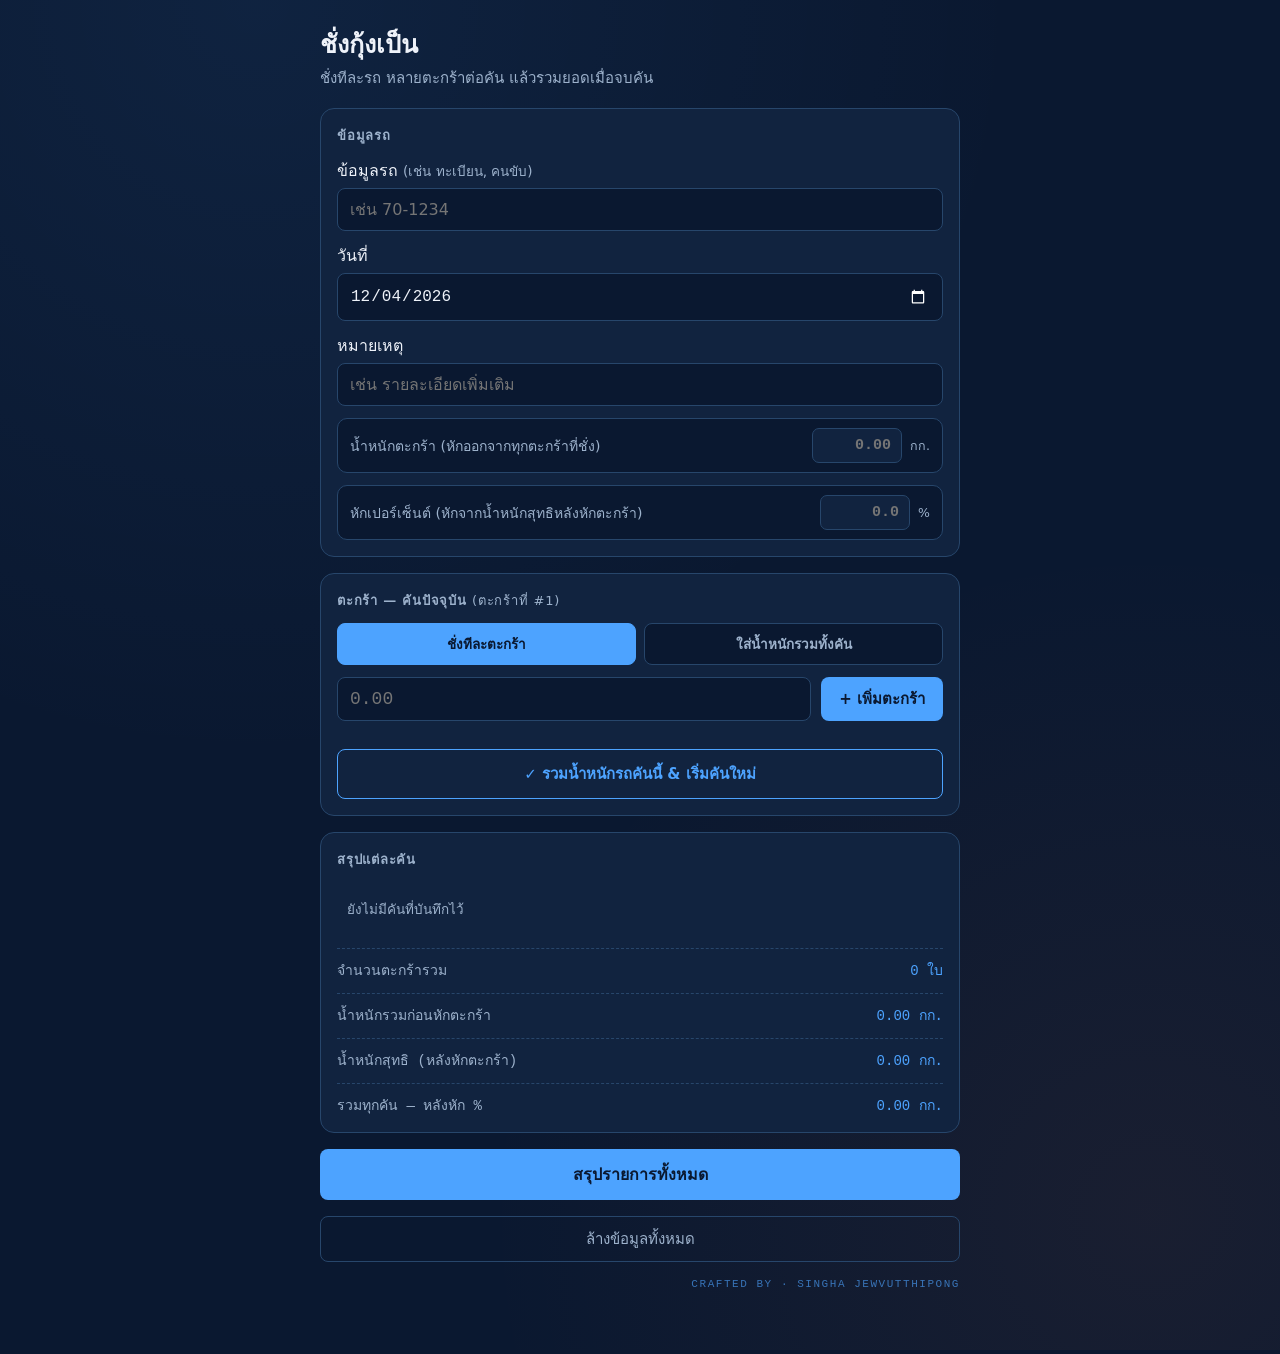
<file: live/index.html>
<!DOCTYPE html>
<html lang="th">
<head>
<meta charset="UTF-8">
<meta name="viewport" content="width=device-width, initial-scale=1.0, viewport-fit=cover">
<title>ชั่งกุ้งเป็น</title>
<link rel="manifest" href="manifest.json">
<meta name="theme-color" content="#0a1830">
<meta name="apple-mobile-web-app-capable" content="yes">
<meta name="apple-mobile-web-app-status-bar-style" content="black-translucent">
<meta name="apple-mobile-web-app-title" content="ชั่งกุ้งเป็น">
<link rel="apple-touch-icon" href="icon-192.png">
<link rel="icon" href="icon-192.png">
<link rel="stylesheet" href="style.css">
</head>
<body>
<div class="wrap">
  <header>
    <h1>ชั่งกุ้งเป็น</h1>
    <div class="sub">ชั่งทีละรถ หลายตะกร้าต่อคัน แล้วรวมยอดเมื่อจบคัน</div>
  </header>

  <div class="layout">
  <div class="layout-inputs">

  <div class="panel">
    <div class="panel-title">ข้อมูลรถ</div>
    <div class="field">
      <label>ข้อมูลรถ <span class="unit">(เช่น ทะเบียน, คนขับ)</span></label>
      <input type="text" id="truckInfo" placeholder="เช่น 70-1234">
    </div>
    <div class="field">
      <label>วันที่</label>
      <input type="date" id="recordDate">
    </div>
    <div class="field">
      <label>หมายเหตุ</label>
      <input type="text" id="recordNote" placeholder="เช่น รายละเอียดเพิ่มเติม">
    </div>
    <div class="field-row">
      <label for="tareWeight">น้ำหนักตะกร้า (หักออกจากทุกตะกร้าที่ชั่ง)</label>
      <input type="number" id="tareWeight" inputmode="decimal" step="0.01" placeholder="0.00">
      <span class="unit">กก.</span>
    </div>
    <div class="field-row">
      <label for="deductPercent">หักเปอร์เซ็นต์ (หักจากน้ำหนักสุทธิหลังหักตะกร้า)</label>
      <input type="number" id="deductPercent" inputmode="decimal" step="0.1" placeholder="0.0">
      <span class="unit">%</span>
    </div>
  </div>

  <div class="panel">
    <div class="panel-title">ตะกร้า — คันปัจจุบัน <span id="basketNextNo" style="text-transform:none; font-weight:400;"></span></div>
    <div class="mode-toggle" id="basketModeToggle">
      <button type="button" class="mode-btn active" data-mode="perbasket">ชั่งทีละตะกร้า</button>
      <button type="button" class="mode-btn" data-mode="bulk">ใส่น้ำหนักรวมทั้งคัน</button>
    </div>
    <div id="perBasketMode">
      <div class="add-basket-row">
        <input type="number" id="basketWeight" inputmode="decimal" step="0.01" placeholder="0.00">
        <button type="button" id="addBasketBtn">+ เพิ่มตะกร้า</button>
      </div>
      <div id="basketGrid" class="basket-grid"></div>
    </div>
    <div id="bulkMode" style="display:none;">
      <div class="field">
        <label>น้ำหนักรวมทั้งคัน <span class="unit">(กก.)</span></label>
        <input type="number" id="bulkWeight" inputmode="decimal" step="0.01" placeholder="0.00">
      </div>
      <div class="field">
        <label>จำนวนตะกร้า <span class="unit">(ใบ — ไม่บังคับ ถ้าใส่จะใช้หักน้ำหนักตะกร้าออกจากยอดรวม)</span></label>
        <input type="number" id="bulkBasketCount" inputmode="numeric" step="1" placeholder="0">
      </div>
    </div>
    <button type="button" class="add-row" id="finishTruckBtn">✓ รวมน้ำหนักรถคันนี้ &amp; เริ่มคันใหม่</button>
  </div>

  </div>
  <div class="layout-result">

  <div class="panel">
    <div class="panel-title">สรุปแต่ละคัน</div>
    <div id="truckList"></div>
    <div class="rest-subtotal"><span>จำนวนตะกร้ารวม</span><span id="basketCount">0 ใบ</span></div>
    <div class="rest-subtotal"><span>น้ำหนักรวมก่อนหักตะกร้า</span><span id="truckGross">0.00 กก.</span></div>
    <div class="rest-subtotal"><span>น้ำหนักสุทธิ (หลังหักตะกร้า)</span><span id="truckNet">0.00 กก.</span></div>
    <div class="rest-subtotal"><span>รวมทุกคัน <span id="truckCount"></span> — หลังหัก %</span><span id="grandTotal">0.00 กก.</span></div>
  </div>

  <button type="button" class="summary-btn" id="summaryBtn">สรุปรายการทั้งหมด</button>
  <button class="reset" id="resetBtn">ล้างข้อมูลทั้งหมด</button>

  </div>
  </div>
  <div class="credit">Crafted by · Singha Jewvutthipong</div>
</div>

<script src="script.js"></script>
</body>
</html>
</file>
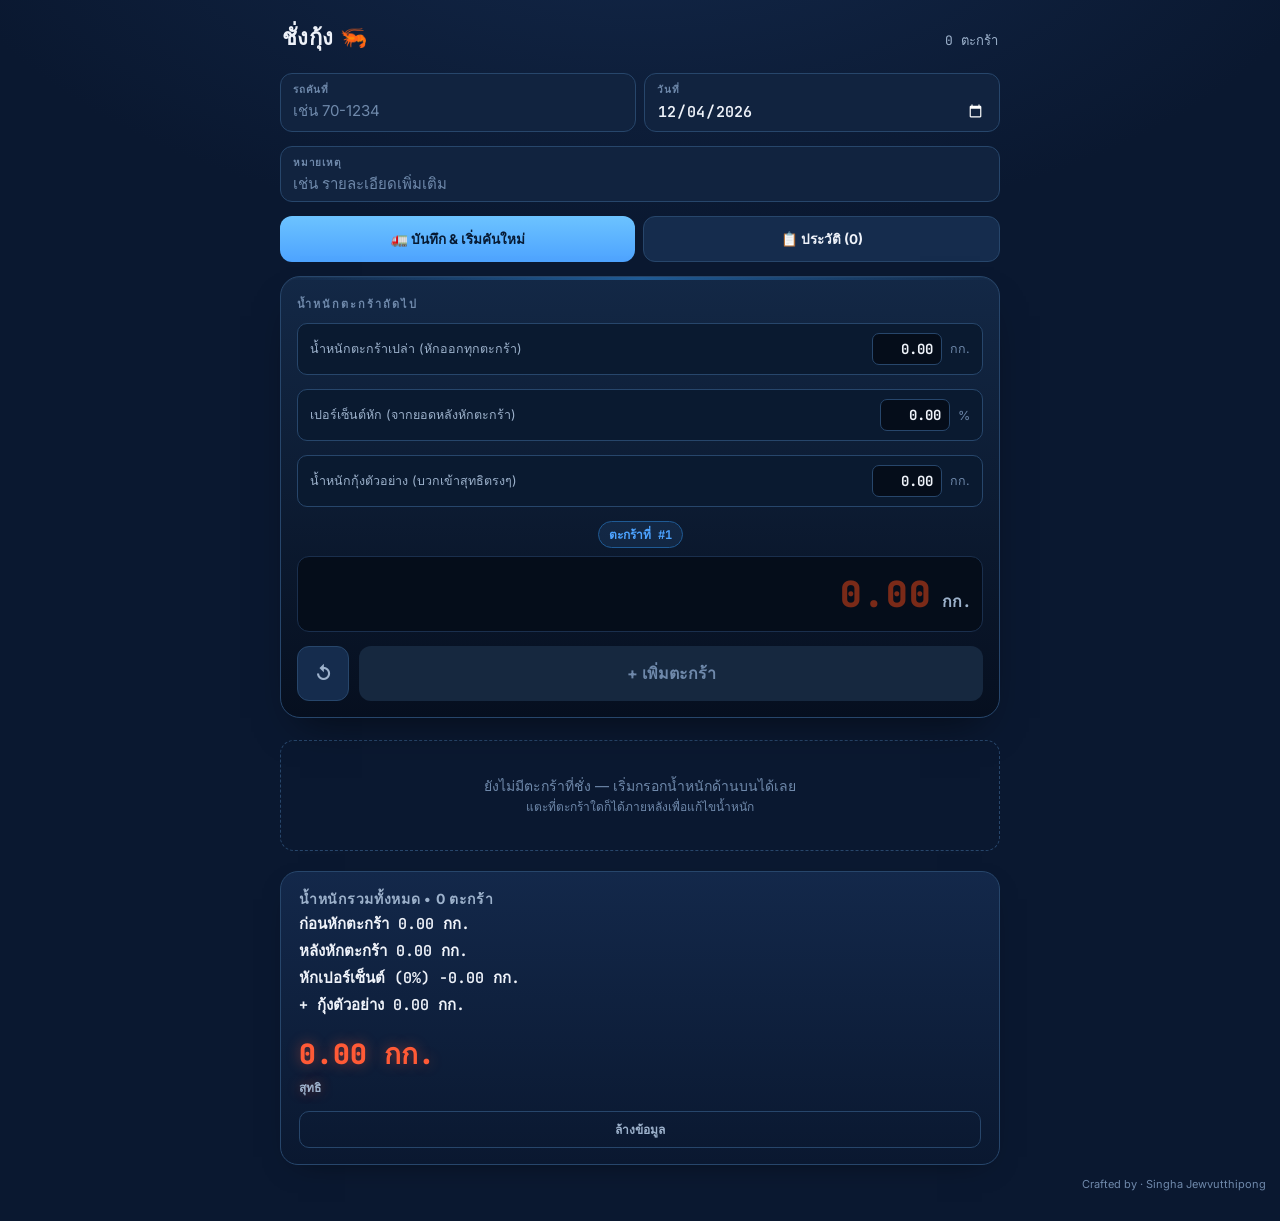
<file: scale/index.html>
<!DOCTYPE html>
<html lang="th">
<head>
<meta charset="UTF-8">
<meta name="viewport" content="width=device-width, initial-scale=1.0, maximum-scale=1, user-scalable=no">
<meta name="theme-color" content="#0a1830">
<meta name="apple-mobile-web-app-capable" content="yes">
<meta name="apple-mobile-web-app-status-bar-style" content="black-translucent">
<meta name="apple-mobile-web-app-title" content="ชั่งกุ้ง">
<meta name="mobile-web-app-capable" content="yes">
<link rel="manifest" href="manifest.json">
<link rel="apple-touch-icon" href="icon-192.png">
<link rel="icon" href="icon-192.png">
<title>ชั่งน้ำหนักกุ้ง</title>
<link rel="preconnect" href="https://fonts.googleapis.com">
<link href="https://fonts.googleapis.com/css2?family=JetBrains+Mono:wght@400;500;700;800&family=Inter:wght@400;500;600;700;800&display=swap" rel="stylesheet">
<link rel="stylesheet" href="style.css">
</head>
<body>
<div class="page-layout">
<div class="wrap">
  <header>
    <h1>ชั่งกุ้ง<span class="fish"> 🦐</span></h1>
    <div style="text-align:right;">
      <div class="count" id="basketCount">0 ตะกร้า</div>
      <div id="storageNote" style="display:none; font-size:10px; color:#9a7a3f; margin-top:2px;">⚠ ข้อมูลจะหายเมื่อปิดหน้านี้</div>
    </div>
  </header>

  <div class="info-bar">
    <div class="info-field">
      <label for="truckInput">รถคันที่</label>
      <input id="truckInput" type="text" placeholder="เช่น 70-1234">
    </div>
    <div class="info-field">
      <label for="dateInput">วันที่</label>
      <input id="dateInput" type="date">
    </div>
  </div>

  <div class="info-field" style="margin-bottom:14px;">
    <label for="noteInput">หมายเหตุ</label>
    <input id="noteInput" type="text" placeholder="เช่น รายละเอียดเพิ่มเติม">
  </div>

  <div class="session-row">
    <button type="button" id="newTruckBtn" class="btn-newtruck">🚛 บันทึก & เริ่มคันใหม่</button>
    <button type="button" id="historyBtn" class="btn-history">📋 ประวัติ (<span id="historyCount">0</span>)</button>
  </div>

  <div class="scale">
    <div class="scale-label">น้ำหนักตะกร้าถัดไป</div>
    <div class="tare-row">
      <label for="tareInput">น้ำหนักตะกร้าเปล่า (หักออกทุกตะกร้า)</label>
      <input id="tareInput" class="cents-input" type="text" inputmode="numeric" pattern="[0-9]*" value="0.00">
      <span class="unit">กก.</span>
    </div>
    <div class="tare-row">
      <label for="percentInput">เปอร์เซ็นต์หัก (จากยอดหลังหักตะกร้า)</label>
      <input id="percentInput" class="cents-input" type="text" inputmode="numeric" pattern="[0-9]*" value="0.00">
      <span class="unit">%</span>
    </div>
    <div class="tare-row">
      <label for="sampleInput">น้ำหนักกุ้งตัวอย่าง (บวกเข้าสุทธิตรงๆ)</label>
      <input id="sampleInput" class="cents-input" type="text" inputmode="numeric" pattern="[0-9]*" value="0.00">
      <span class="unit">กก.</span>
    </div>
    <div style="display:flex; justify-content:center; margin-bottom:8px;">
      <span class="next-no" id="nextBasketNo">ตะกร้าที่ #1</span>
    </div>
    <div class="readout">
      <input id="weightInput" class="cents-input" type="text" inputmode="numeric" pattern="[0-9]*" placeholder="0.00">
      <div class="unit">กก.</div>
    </div>
    <div class="scale-actions">
      <button class="btn btn-undo" id="undoBtn" title="ลบตะกร้าล่าสุด">↺</button>
      <button class="btn btn-add" id="addBtn" disabled>+ เพิ่มตะกร้า</button>
    </div>
  </div>

  <div class="baskets-section" id="basketsSection"></div>
</div>

<div class="footer">
  <div class="footer-inner">
    <div>
      <div class="lbl">น้ำหนักรวมทั้งหมด • <span id="totalBasketCount">0</span> ตะกร้า</div>
      <div class="gross-line">ก่อนหักตะกร้า <span id="grandGross">0.00</span> กก.</div>
      <div class="gross-line">หลังหักตะกร้า <span id="grandNet">0.00</span> กก.</div>
      <div class="gross-line">หักเปอร์เซ็นต์ (<span id="percentLabel2">0</span>%) −<span id="percentDeductKg">0.00</span> กก.</div>
      <div class="gross-line">+ กุ้งตัวอย่าง <span id="sampleWeightLabel">0.00</span> กก.</div>
    </div>
    <div class="totals-row">
      <div class="total"><span id="grandTotal">0.00</span> กก.<span class="sub-label">สุทธิ</span></div>
    </div>
    <div class="truck-summary" id="truckSummarySection" style="display:none;">
      <div class="lbl" style="margin-bottom:8px;">น้ำหนักสุทธิแต่ละคัน</div>
      <div id="truckSummaryList" style="display:flex; flex-direction:column; gap:6px; margin-bottom:10px;"></div>
      <div style="display:flex; align-items:baseline; justify-content:space-between; padding-top:10px; border-top:1px solid var(--line);">
        <span class="lbl" style="margin-bottom:0;">รวมทุกคัน</span>
        <span class="total" style="font-size:22px;"><span id="truckSummaryGrand">0.00</span> กก.</span>
      </div>
    </div>
    <div class="backup-row">
      <button type="button" class="clear-btn" id="clearBtn">ล้างข้อมูล</button>
    </div>
  </div>
  <div style="text-align:right; font-size:11px; color:var(--muted-2); margin-top:12px;">Crafted by · Singha Jewvutthipong</div>
</div>
</div>

<div class="modal-overlay hidden" id="clearModal">
  <div class="modal-box">
    <p>ล้างข้อมูลทั้งหมดใช่หรือไม่?<br><span style="color:var(--muted); font-size:13px;">รวมตะกร้า, น้ำหนักตะกร้าเปล่า, เปอร์เซ็นต์, กุ้งตัวอย่าง, รถคันที่ และประวัติรถที่บันทึกไว้ทั้งหมด — ไม่สามารถกู้คืนได้</span></p>
    <div class="modal-actions">
      <button class="modal-cancel" id="modalCancel">ยกเลิก</button>
      <button class="modal-confirm" id="modalConfirm">ล้างข้อมูล</button>
    </div>
  </div>
</div>

<div class="modal-overlay hidden" id="deleteModal">
  <div class="modal-box">
    <p>ต้องการลบใช่หรือไม่?</p>
    <div class="modal-actions">
      <button class="modal-cancel" id="deleteModalCancel">ไม่</button>
      <button class="modal-confirm" id="deleteModalConfirm">ใช่</button>
    </div>
  </div>
</div>

<div class="modal-overlay hidden" id="historyModal">
  <div class="modal-box history-box">
    <p style="margin-bottom:12px; font-weight:700; font-size:17px;">ประวัติรถที่ชั่งแล้ว</p>
    <div class="history-list" id="historyList"></div>
    <div class="modal-actions">
      <button class="modal-confirm" id="historyClearBtn" style="flex:1; display:none;">ล้างประวัติทั้งหมด</button>
      <button class="modal-cancel" id="historyCloseBtn" style="flex:1;">ปิด</button>
    </div>
  </div>
</div>

<script src="script.js"></script>
</body>
</html>
</file>
<file: calc/style.css>
:root{
  --bg: #0a1830;
  --panel: #11233f;
  --panel-2: #152c4d;
  --line: #27466b;
  --ink: #eef2f9;
  --ink-dim: #9db2cc;
  --shrimp: #e6733a;
  --shrimp-dim: #c65f2c;
  --teal-accent: #4da3ff;
  --foy-accent: #7fc8f5;
  --nim-accent: #a875e6;
  --custom-accent: #4dbd8f;
}
*{box-sizing:border-box;}
body{
  margin:0;
  background: var(--bg);
  background-image:
    radial-gradient(circle at 20% 0%, rgba(77,163,255,0.08), transparent 45%),
    radial-gradient(circle at 90% 90%, rgba(230,115,58,0.07), transparent 40%);
  font-family: 'Noto Sans Thai', 'Sarabun', system-ui, sans-serif;
  color: var(--ink);
  min-height:100vh;
  padding: 20px 14px 60px;
}
.wrap{ max-width: 480px; margin: 0 auto; }

.layout-inputs, .layout-result{ min-width: 0; }

@media (min-width: 760px){
  .wrap{ max-width: 640px; }
}

header{ margin-bottom: 18px; }
h1{
  font-size: 25px;
  margin: 4px 0 2px;
  font-weight: 700;
}
.sub{ font-size: 15px; color: var(--ink-dim); }

.panel{
  background: var(--panel);
  border: 1px solid var(--line);
  border-radius: 14px;
  padding: 16px;
  margin-bottom: 16px;
}
.panel-title{
  font-size: 16px;
  letter-spacing: 0.06em;
  color: var(--ink);
  text-transform: uppercase;
  margin-bottom: 12px;
  font-weight: 600;
}
.panel-foy{
  background: linear-gradient(rgba(127,200,245,0.09), rgba(127,200,245,0.09)), var(--panel);
  border-width: 2px;
  border-color: rgba(127,200,245,0.75);
}
.panel-nim{
  background: linear-gradient(rgba(168,117,230,0.09), rgba(168,117,230,0.09)), var(--panel);
  border-width: 2px;
  border-color: rgba(168,117,230,0.75);
}
.panel-custom{
  background: linear-gradient(rgba(77,189,143,0.09), rgba(77,189,143,0.09)), var(--panel);
  border-width: 2px;
  border-color: rgba(77,189,143,0.75);
}
#priceFoy{
  background: linear-gradient(rgba(127,200,245,0.09), rgba(127,200,245,0.09)), var(--bg);
  border-color: var(--foy-accent);
}
#priceNim{
  background: linear-gradient(rgba(168,117,230,0.09), rgba(168,117,230,0.09)), var(--bg);
  border-color: var(--nim-accent);
}
#priceCustom{
  background: linear-gradient(rgba(77,189,143,0.09), rgba(77,189,143,0.09)), var(--bg);
  border-color: var(--custom-accent);
}
#priceFoy:focus{ border-color: var(--foy-accent); }
#priceNim:focus{ border-color: var(--nim-accent); }
#priceCustom:focus{ border-color: var(--custom-accent); }
.panel-title-input{
  display: block;
  width: 100%;
  background: transparent;
  border: none;
  border-bottom: 1px dashed var(--line);
  color: var(--ink);
  font-family: 'Noto Sans Thai', 'Sarabun', system-ui, sans-serif;
  font-size: 16px;
  font-weight: 700;
  padding: 0 0 10px;
  margin-bottom: 12px;
  outline: none;
}
.panel-title-input::placeholder{ color: var(--ink-dim); font-weight: 400; }
.panel-title-input:focus{ border-bottom-color: var(--teal-accent); }

.field{ margin-bottom: 12px; overflow: hidden; }
.field:last-child{ margin-bottom: 0; }
label{
  display:block;
  font-size: 16px;
  color: var(--ink);
  margin-bottom: 5px;
}
.unit{ color: var(--ink-dim); font-size: 13.5px; }
input[type=number], input[type=date], input[type=text]{
  width: 100%;
  max-width: 100%;
  min-width: 0;
  background: var(--bg);
  border: 1px solid var(--line);
  border-radius: 8px;
  padding: 11px 12px;
  color: var(--ink);
  font-family: 'Space Mono', ui-monospace, 'SF Mono', Menlo, Consolas, monospace;
  font-size: 18px;
  outline: none;
  transition: border-color .15s ease;
  -moz-appearance: textfield;
}
input[type=text]{ font-family: 'Noto Sans Thai', 'Sarabun', system-ui, sans-serif; font-size: 16px; }
input[type=date]{
  color-scheme: dark;
  font-size: 16px;
  overflow: hidden;
}
input[type=date]::-webkit-date-and-time-value{ min-width: 0; text-align: left; }
input[type=date]::-webkit-calendar-picker-indicator{ margin-left: 4px; padding: 4px; }
input[type=number]:focus, input[type=date]:focus, input[type=text]:focus{ border-color: var(--teal-accent); }
input[type=number]::-webkit-outer-spin-button,
input[type=number]::-webkit-inner-spin-button{
  -webkit-appearance: none; margin:0;
}

.row2{ display:grid; grid-template-columns: minmax(0,1fr) minmax(0,1fr); gap: 10px; }

/* Receipt / ticket */
.ticket{
  background: repeating-linear-gradient(
    var(--panel-2), var(--panel-2)
  );
  border-radius: 4px;
  position: relative;
  padding: 20px 18px 22px;
  font-family: 'Space Mono', ui-monospace, 'SF Mono', Menlo, Consolas, monospace;
  border-top: 1px dashed var(--line);
}
.ticket::before, .ticket::after{
  content:"";
  position:absolute;
  left:0; right:0; height:10px;
  background:
    radial-gradient(circle at 8px 0, transparent 6px, var(--bg) 6.5px) top left / 16px 10px repeat-x;
}
.ticket::before{ top:-1px; transform: scaleY(-1); }
.ticket::after{ bottom:-1px; }

.ticket-head{
  text-align:center;
  font-size: 12px;
  letter-spacing: 0.2em;
  color: var(--teal-accent);
  text-transform: uppercase;
  margin-bottom: 12px;
}
.tline{
  display:flex;
  justify-content: space-between;
  font-size: 15px;
  color: var(--ink-dim);
  padding: 5px 0;
}
.tline span:last-child{ color: var(--ink); }
.tdiv{
  border-top: 1px dashed var(--line);
  margin: 10px 0;
}
.ttotal{
  display:flex;
  justify-content: space-between;
  align-items: baseline;
  padding-top: 4px;
}
.ttotal .label{ font-size: 15px; color: var(--ink-dim); }
.ttotal .value{
  font-size: 30px;
  font-weight: 700;
  color: var(--shrimp);
}
.price-total{
  display:flex;
  justify-content: space-between;
  align-items: baseline;
  margin-top: 12px;
}
.price-total .label{ font-size: 15px; color: var(--ink-dim); }
.price-total .value{
  font-size: 23px;
  font-weight: 700;
  color: var(--ink);
}
.price-total .value b{ color: var(--teal-accent); }

#out_net_label, #out_foy_net_label, #out_nim_net_label, #out_custom_label{ color: var(--ink); }
#out_total_weight_label, #out_grand_total_label{ font-size: 18px; }
#out_price_total{ color: var(--shrimp); }
#out_price_rate, #out_price{ color: var(--shrimp); }
#out_foy_split, #out_foy_net, #out_foy_rate, #out_foy_price{ color: var(--foy-accent); }
#out_nim_net, #out_nim_rate, #out_nim_price{ color: var(--nim-accent); }
#out_custom_net, #out_custom_rate, #out_custom_price{ color: var(--custom-accent); }

.rest-row{
  display:grid;
  grid-template-columns: 1fr auto;
  gap: 10px;
  align-items: end;
  margin-bottom: 10px;
}
.rest-row .field{ margin-bottom: 0; }
.rest-row-label{
  font-size: 12.5px;
  color: var(--teal-accent);
  font-family: 'Space Mono', ui-monospace, 'SF Mono', Menlo, Consolas, monospace;
  margin-bottom: 8px;
}
.rm-row{
  width: 38px;
  height: 41px;
  background: var(--bg);
  border: 1px solid var(--line);
  border-radius: 8px;
  color: var(--ink-dim);
  font-size: 20px;
  line-height: 1;
  cursor: pointer;
}
.rm-row:active{ background: var(--panel-2); }
.rm-row:disabled{ opacity: 0.35; cursor: default; }

.add-row{
  display:flex;
  align-items:center;
  justify-content:center;
  gap: 6px;
  width: 100%;
  margin-top: 4px;
  background: transparent;
  border: 1px dashed var(--line);
  color: var(--teal-accent);
  padding: 10px;
  border-radius: 8px;
  font-family: 'Noto Sans Thai', 'Sarabun', system-ui, sans-serif;
  font-size: 15px;
  font-weight: 600;
  cursor: pointer;
}
.add-row:active{ background: var(--panel-2); }

.mode-toggle{
  display:flex;
  gap: 8px;
  margin-bottom: 12px;
}
.mode-btn{
  flex: 1;
  background: var(--bg);
  border: 1px solid var(--line);
  color: var(--ink-dim);
  padding: 9px 8px;
  border-radius: 8px;
  font-family: 'Noto Sans Thai', 'Sarabun', system-ui, sans-serif;
  font-size: 13.5px;
  font-weight: 600;
  cursor: pointer;
}
.mode-btn.active{
  background: var(--teal-accent);
  border-color: var(--teal-accent);
  color: var(--bg);
}
.mode-btn:active{ opacity: 0.85; }

.rest-subtotal{
  display:flex;
  justify-content: space-between;
  font-size: 14px;
  color: var(--ink-dim);
  margin-top: 12px;
  padding-top: 10px;
  border-top: 1px dashed var(--line);
  font-family: 'Space Mono', ui-monospace, 'SF Mono', Menlo, Consolas, monospace;
}
.rest-subtotal span:last-child{ color: var(--teal-accent); }

.reset{
  display:block;
  width:100%;
  margin-top: 16px;
  background: transparent;
  border: 1px solid var(--line);
  color: var(--ink-dim);
  padding: 10px;
  border-radius: 8px;
  font-family: 'Noto Sans Thai', 'Sarabun', system-ui, sans-serif;
  font-size: 15px;
  cursor: pointer;
}
.reset:active{ background: var(--panel-2); }

.summary-btn{
  display:block;
  width:100%;
  margin-top: 16px;
  background: var(--teal-accent);
  border: none;
  color: var(--bg);
  padding: 13px;
  border-radius: 8px;
  font-family: 'Noto Sans Thai', 'Sarabun', system-ui, sans-serif;
  font-size: 16px;
  font-weight: 700;
  cursor: pointer;
}
.summary-btn:active{ opacity: 0.85; }

.credit{
  text-align: right;
  margin-top: 16px;
  font-family: 'Space Mono', ui-monospace, 'SF Mono', Menlo, Consolas, monospace;
  font-size: 11px;
  letter-spacing: 0.14em;
  text-transform: uppercase;
  color: var(--teal-accent);
  opacity: 0.65;
}
</file>
<file: live/style.css>
:root{
  --bg: #0a1830;
  --panel: #11233f;
  --panel-2: #152c4d;
  --line: #27466b;
  --ink: #eef2f9;
  --ink-dim: #9db2cc;
  --shrimp: #e6733a;
  --teal-accent: #4da3ff;
}
*{box-sizing:border-box;}
body{
  margin:0;
  background: var(--bg);
  background-image:
    radial-gradient(circle at 20% 0%, rgba(77,163,255,0.08), transparent 45%),
    radial-gradient(circle at 90% 90%, rgba(230,115,58,0.07), transparent 40%);
  font-family: 'Noto Sans Thai', 'Sarabun', system-ui, sans-serif;
  color: var(--ink);
  min-height:100vh;
  padding: 20px 14px 60px;
}
.wrap{ max-width: 480px; margin: 0 auto; }

.layout-inputs, .layout-result{ min-width: 0; }

@media (min-width: 760px){
  .wrap{ max-width: 640px; }
}

header{ margin-bottom: 18px; }
h1{
  font-size: 25px;
  margin: 4px 0 2px;
  font-weight: 700;
}
.sub{ font-size: 15px; color: var(--ink-dim); }

.panel{
  background: var(--panel);
  border: 1px solid var(--line);
  border-radius: 14px;
  padding: 16px;
  margin-bottom: 16px;
}
.panel-title{
  font-size: 13px;
  letter-spacing: 0.06em;
  color: var(--ink-dim);
  text-transform: uppercase;
  margin-bottom: 12px;
  font-weight: 600;
}

.field{ margin-bottom: 12px; overflow: hidden; }
.field:last-child{ margin-bottom: 0; }
label{
  display:block;
  font-size: 16px;
  color: var(--ink);
  margin-bottom: 5px;
}
.unit{ color: var(--ink-dim); font-size: 13.5px; }
input[type=number], input[type=text], input[type=date]{
  width: 100%;
  max-width: 100%;
  min-width: 0;
  background: var(--bg);
  border: 1px solid var(--line);
  border-radius: 8px;
  padding: 11px 12px;
  color: var(--ink);
  font-family: 'Space Mono', ui-monospace, 'SF Mono', Menlo, Consolas, monospace;
  font-size: 18px;
  outline: none;
  transition: border-color .15s ease;
  -moz-appearance: textfield;
}
input[type=text]{ font-family: 'Noto Sans Thai', 'Sarabun', system-ui, sans-serif; font-size: 16px; }
input[type=date]{
  color-scheme: dark;
  font-size: 16px;
  overflow: hidden;
}
input[type=date]::-webkit-date-and-time-value{ min-width: 0; text-align: left; }
input[type=date]::-webkit-calendar-picker-indicator{ margin-left: 4px; padding: 4px; }
input:focus{ border-color: var(--teal-accent); }
input[type=number]::-webkit-outer-spin-button,
input[type=number]::-webkit-inner-spin-button{
  -webkit-appearance: none; margin:0;
}

.field-row{
  display:flex;
  align-items:center;
  gap: 8px;
  background: var(--bg);
  border: 1px solid var(--line);
  border-radius: 10px;
  padding: 9px 12px;
  margin-bottom: 12px;
}
.field-row:last-child{ margin-bottom: 0; }
.field-row label{
  display: block;
  margin-bottom: 0;
  font-size: 14px;
  color: var(--ink-dim);
  flex: 1;
  min-width: 0;
}
.field-row input{
  width: 90px;
  flex: 0 0 auto;
  background: var(--panel);
  border: 1px solid var(--line);
  border-radius: 7px;
  color: var(--ink);
  font-family: 'Space Mono', ui-monospace, 'SF Mono', Menlo, Consolas, monospace;
  font-weight: 700;
  font-size: 15px;
  text-align: right;
  padding: 8px 10px;
  outline: none;
}
.field-row input:focus{ border-color: var(--teal-accent); }
.field-row .unit{ font-size: 12.5px; white-space: nowrap; }

.mode-toggle{
  display:flex;
  gap: 8px;
  margin-bottom: 12px;
}
.mode-btn{
  flex: 1;
  background: var(--bg);
  border: 1px solid var(--line);
  color: var(--ink-dim);
  padding: 9px 8px;
  border-radius: 8px;
  font-family: 'Noto Sans Thai', 'Sarabun', system-ui, sans-serif;
  font-size: 13.5px;
  font-weight: 600;
  cursor: pointer;
}
.mode-btn.active{
  background: var(--teal-accent);
  border-color: var(--teal-accent);
  color: var(--bg);
}
.mode-btn:active{ opacity: 0.85; }

.add-basket-row{
  display:grid;
  grid-template-columns: minmax(0,1fr) auto;
  gap: 10px;
  margin-bottom: 14px;
}
.add-basket-row button{
  background: var(--teal-accent);
  border: none;
  color: var(--bg);
  padding: 0 18px;
  border-radius: 8px;
  font-family: 'Noto Sans Thai', 'Sarabun', system-ui, sans-serif;
  font-size: 15px;
  font-weight: 700;
  cursor: pointer;
  white-space: nowrap;
}
.add-basket-row button:active{ opacity: 0.85; }

.basket-grid{
  display:flex;
  flex-wrap: wrap;
  gap: 8px;
  margin-bottom: 14px;
}
.basket-tile{
  background: var(--bg);
  border: 1px solid var(--line);
  border-radius: 8px;
  padding: 6px 10px;
  text-align:center;
  cursor: pointer;
  min-width: 62px;
}
.basket-tile:active{ background: var(--panel-2); }
.basket-tile .no{
  font-family: 'Space Mono', ui-monospace, 'SF Mono', Menlo, Consolas, monospace;
  font-size: 10px;
  color: var(--ink-dim);
}
.basket-tile .kg{
  font-family: 'Space Mono', ui-monospace, 'SF Mono', Menlo, Consolas, monospace;
  font-size: 14px;
  font-weight: 700;
  color: var(--ink);
}

.rest-subtotal{
  display:flex;
  justify-content: space-between;
  font-size: 14px;
  color: var(--ink-dim);
  margin-top: 12px;
  padding-top: 10px;
  border-top: 1px dashed var(--line);
  font-family: 'Space Mono', ui-monospace, 'SF Mono', Menlo, Consolas, monospace;
}
.rest-subtotal span:last-child{ color: var(--teal-accent); }
#truckCount{ color: var(--ink-dim); }

.add-row{
  display:flex;
  align-items:center;
  justify-content:center;
  gap: 6px;
  width: 100%;
  margin-top: 14px;
  background: transparent;
  border: 1px solid var(--teal-accent);
  color: var(--teal-accent);
  padding: 12px;
  border-radius: 8px;
  font-family: 'Noto Sans Thai', 'Sarabun', system-ui, sans-serif;
  font-size: 15px;
  font-weight: 700;
  cursor: pointer;
}
.add-row:active{ background: var(--panel-2); }

#truckList{
  display:flex;
  flex-wrap: wrap;
  gap: 8px;
}
.truck-row{
  position: relative;
  flex: 0 0 auto;
  min-width: 100px;
  background: var(--bg);
  border: 1px solid var(--line);
  border-radius: 7px;
  padding: 7px 9px;
}
.truck-label{ font-size: 12px; color: var(--ink); font-weight: 600; padding-right: 14px; }
.truck-meta{ font-size: 10px; color: var(--ink-dim); font-family: 'Space Mono', ui-monospace, 'SF Mono', Menlo, Consolas, monospace; }
.truck-weight{
  display:block;
  font-family: 'Space Mono', ui-monospace, 'SF Mono', Menlo, Consolas, monospace;
  font-size: 13px;
  font-weight: 700;
  color: var(--teal-accent);
  white-space: nowrap;
  margin-top: 3px;
}
.truck-rm{
  position: absolute;
  top: 5px;
  right: 5px;
  width: 16px;
  height: 16px;
  background: transparent;
  border: none;
  color: var(--ink-dim);
  font-size: 12px;
  line-height: 1;
  cursor: pointer;
  padding: 0;
}
.truck-rm:active{ color: var(--ink); }

.empty-note{
  text-align:center;
  color: var(--ink-dim);
  font-size: 13.5px;
  padding: 16px 10px;
}

.summary-btn{
  display:block;
  width:100%;
  margin-top: 16px;
  background: var(--teal-accent);
  border: none;
  color: var(--bg);
  padding: 13px;
  border-radius: 8px;
  font-family: 'Noto Sans Thai', 'Sarabun', system-ui, sans-serif;
  font-size: 16px;
  font-weight: 700;
  cursor: pointer;
}
.summary-btn:active{ opacity: 0.85; }

.reset{
  display:block;
  width:100%;
  margin-top: 16px;
  background: transparent;
  border: 1px solid var(--line);
  color: var(--ink-dim);
  padding: 10px;
  border-radius: 8px;
  font-family: 'Noto Sans Thai', 'Sarabun', system-ui, sans-serif;
  font-size: 15px;
  cursor: pointer;
}
.reset:active{ background: var(--panel-2); }

.credit{
  text-align: right;
  margin-top: 16px;
  font-family: 'Space Mono', ui-monospace, 'SF Mono', Menlo, Consolas, monospace;
  font-size: 11px;
  letter-spacing: 0.14em;
  text-transform: uppercase;
  color: var(--teal-accent);
  opacity: 0.65;
}
</file>
<file: scale/style.css>
:root{
  --bg: #0a1830;
  --bg-2: #0d2140;
  --panel: #11233f;
  --panel-2: #152c4d;
  --line: #27466b;
  --led: #ff5a36;
  --led-dim: #7a2a18;
  --aqua: #4da3ff;
  --aqua-dim: #1f5a94;
  --text: #eef2f9;
  --muted: #9db2cc;
  --muted-2: #6f89ab;
}
*{box-sizing:border-box;}
html,body{margin:0;padding:0;}
body{
  background:
    radial-gradient(1200px 600px at 50% -10%, #13284a 0%, var(--bg) 60%);
  color:var(--text);
  font-family:'Inter',system-ui,sans-serif;
  min-height:100vh;
  padding:20px 14px 30px;
  -webkit-font-smoothing:antialiased;
}
.wrap{max-width:720px;margin:0 auto;}

header{
  display:flex;
  align-items:baseline;
  justify-content:space-between;
  margin-bottom:18px;
  padding:0 2px;
}
header h1{
  font-size:22px;
  font-weight:800;
  letter-spacing:0.02em;
  margin:0;
}
header h1 .fish{color:var(--aqua); font-weight:500;}
header .count{
  font-family:'JetBrains Mono',monospace;
  font-size:13px;
  color:var(--muted);
}

/* Trip info: truck number + date */
.info-bar{
  display:grid;
  grid-template-columns:1fr 1fr;
  gap:8px;
  margin-bottom:14px;
}
.info-field{
  background:var(--panel);
  border:1px solid var(--line);
  border-radius:12px;
  padding:8px 12px;
  overflow:hidden;
}
.info-field label{
  display:block;
  font-size:10px;
  letter-spacing:0.08em;
  text-transform:uppercase;
  color:var(--muted-2);
  font-weight:600;
  margin-bottom:3px;
}
.info-field input{
  width:100%;
  max-width:100%;
  min-width:0;
  background:transparent;
  border:none;
  outline:none;
  color:var(--text);
  font-family:'Inter',sans-serif;
  font-weight:600;
  font-size:15px;
  padding:0;
}
.info-field input::placeholder{color:var(--muted-2); font-weight:400;}
.info-field input[type="date"]{
  font-family:'JetBrains Mono',monospace;
  color-scheme:dark;
  overflow:hidden;
}
.info-field input[type="date"]::-webkit-date-and-time-value{ min-width:0; text-align:left; }
.info-field input[type="date"]::-webkit-calendar-picker-indicator{ margin-left:4px; padding:4px; }

/* Session controls: start new truck / view history */
.session-row{
  display:flex;
  gap:8px;
  margin-bottom:14px;
}
.session-row button{
  flex:1;
  border:none;
  border-radius:12px;
  padding:11px 10px;
  font-family:'Inter',sans-serif;
  font-weight:700;
  font-size:13.5px;
  cursor:pointer;
}
.session-row button:active{transform:scale(0.97);}
.btn-newtruck{background:linear-gradient(180deg,#6cc3ff,var(--aqua)); color:#071a33;}
.btn-history{background:var(--panel-2); border:1px solid var(--line) !important; color:var(--text);}

/* History modal */
.history-box{max-width:480px;}
.history-list{
  max-height:50vh;
  overflow-y:auto;
  text-align:left;
  margin-bottom:14px;
  display:flex;
  flex-direction:column;
  gap:8px;
}
.history-empty{
  text-align:center;
  color:var(--muted-2);
  font-size:13.5px;
  padding:24px 10px;
}
.history-item{
  background:var(--panel);
  border:1px solid var(--line);
  border-radius:12px;
  padding:11px 13px;
  display:flex;
  align-items:center;
  justify-content:space-between;
  gap:10px;
}
.history-item .hi-info{line-height:1.5;}
.history-item .hi-truck{font-weight:700; font-size:14.5px; color:var(--text);}
.history-item .hi-meta{font-size:12px; color:var(--muted); font-family:'JetBrains Mono',monospace;}
.history-item .hi-actions{display:flex; gap:6px; flex-shrink:0;}
.history-item .hi-actions button{
  border:none;
  border-radius:9px;
  padding:8px 11px;
  font-size:12.5px;
  font-weight:700;
  cursor:pointer;
}
.hi-open{background:rgba(77,163,255,0.15); color:var(--aqua); border:1px solid var(--aqua-dim) !important;}
.hi-delete{background:rgba(255,90,54,0.12); color:#ff8a65; border:1px solid rgba(255,90,54,0.3) !important;}

/* Scale display */
.scale{
  background:linear-gradient(180deg,#132846,#060f1f);
  border:1px solid var(--line);
  border-radius:20px;
  padding:18px 16px 16px;
  box-shadow:0 20px 40px -20px rgba(0,0,0,0.6), inset 0 1px 0 rgba(255,255,255,0.03);
  position:relative;
  overflow:hidden;
}
.scale::before{
  content:"";
  position:absolute; top:0; left:0; right:0; height:3px;
  background:linear-gradient(90deg, transparent, var(--aqua-dim), transparent);
}
.scale-label{
  font-size:11px;
  letter-spacing:0.18em;
  text-transform:uppercase;
  color:var(--muted-2);
  font-weight:600;
  margin-bottom:10px;
  display:flex;
  align-items:center;
  justify-content:space-between;
}
.next-no{
  font-family:'JetBrains Mono',monospace;
  letter-spacing:normal;
  text-transform:none;
  font-size:12px;
  color:var(--aqua);
  background:rgba(77,163,255,0.1);
  border:1px solid var(--aqua-dim);
  border-radius:20px;
  padding:3px 10px;
  font-weight:700;
}
.tare-row{
  display:flex;
  align-items:center;
  gap:8px;
  background:#0a1a30;
  border:1px solid var(--line);
  border-radius:10px;
  padding:9px 12px;
  margin-bottom:14px;
}
.tare-row label{
  font-size:12.5px;
  color:var(--muted);
  flex:1;
}
.tare-row input{
  width:70px;
  background:#050d1a;
  border:1px solid var(--line);
  border-radius:7px;
  color:var(--text);
  font-family:'JetBrains Mono',monospace;
  font-weight:700;
  font-size:14px;
  text-align:right;
  padding:6px 8px;
  outline:none;
  font-variant-numeric:tabular-nums;
}
.tare-row input:focus{border-color:var(--aqua);}
.tare-row .unit{font-size:12.5px; color:var(--muted-2);}
.readout{
  display:flex;
  align-items:baseline;
  justify-content:center;
  gap:8px;
  background:#050d1a;
  border-radius:12px;
  border:1px solid #1a2f4d;
  padding:12px 10px;
  margin-bottom:14px;
}
.readout input{
  -webkit-appearance:none;
  background:transparent;
  border:none;
  outline:none;
  color:var(--led);
  font-family:'JetBrains Mono',monospace;
  font-weight:800;
  font-size:36px;
  letter-spacing:0.03em;
  text-align:right;
  width:100%;
  text-shadow:0 0 14px rgba(255,90,54,0.5), 0 0 3px rgba(255,90,54,0.6);
  font-variant-numeric:tabular-nums;
}
.readout input::placeholder{color:var(--led-dim); text-shadow:none;}
.readout .unit{
  font-family:'JetBrains Mono',monospace;
  font-size:16px;
  font-weight:600;
  color:var(--muted);
  padding-bottom:4px;
}
.scale-actions{display:flex; gap:10px;}
.btn{
  flex:1;
  border:none;
  border-radius:12px;
  padding:15px 12px;
  font-family:'Inter',sans-serif;
  font-weight:700;
  font-size:16px;
  cursor:pointer;
  transition:transform .08s ease, filter .15s ease;
}
.btn:active{transform:scale(0.97);}
.btn-add{
  background:linear-gradient(180deg,#6cc3ff,var(--aqua));
  color:#071a33;
  box-shadow:0 8px 20px -8px rgba(77,163,255,0.55);
}
.btn-add:disabled{
  background:#16283f;
  color:#6f89ab;
  box-shadow:none;
  cursor:not-allowed;
}
.btn-undo{
  flex:none;
  width:52px;
  background:var(--panel-2);
  color:var(--muted);
  border:1px solid var(--line);
  font-size:18px;
}

/* Basket grid */
.baskets-section{margin-top:22px;}
.row-block{margin-bottom:14px;}
.row-grid{
  display:grid;
  grid-template-columns:repeat(5,1fr);
  gap:7px;
  margin-bottom:8px;
}
@media (min-width:480px){
  .row-grid{grid-template-columns:repeat(10,1fr);}
}
.basket{
  background:var(--panel);
  border:1px solid var(--line);
  border-radius:9px;
  padding:6px 4px 5px;
  text-align:center;
  cursor:pointer;
  transition:border-color .12s ease, transform .08s ease;
}
.basket:active{transform:scale(0.96);}
.basket:hover{border-color:var(--muted-2);}
.basket .no{
  font-size:10px;
  color:var(--muted-2);
  font-family:'JetBrains Mono',monospace;
  margin-bottom:3px;
}
.basket .kg{
  font-family:'JetBrains Mono',monospace;
  font-weight:700;
  font-size:14px;
  color:var(--text);
  font-variant-numeric:tabular-nums;
}
.basket .kg-edit{
  width:100%;
  background:#050d1a;
  border:1px solid var(--aqua);
  border-radius:6px;
  color:var(--aqua);
  font-family:'JetBrains Mono',monospace;
  font-weight:700;
  font-size:14px;
  text-align:center;
  padding:2px 0;
  outline:none;
  font-variant-numeric:tabular-nums;
  margin-bottom:5px;
}
.basket .edit-actions{
  display:flex;
  gap:4px;
}
.basket .edit-actions button{
  flex:1;
  border:none;
  border-radius:6px;
  padding:5px 0;
  font-size:13px;
  font-weight:700;
  cursor:pointer;
}
.basket .edit-confirm{background:var(--aqua); color:#071a33;}
.basket .edit-delete{background:var(--led-dim); color:var(--text);}
.basket .edit-cancel{background:var(--panel-2); color:var(--muted); border:1px solid var(--line) !important;}
.basket.last{
  border-color:var(--aqua-dim);
  box-shadow:0 0 0 1px var(--aqua-dim) inset;
}
.row-subtotal{
  display:flex;
  align-items:center;
  justify-content:space-between;
  background:var(--bg-2);
  border-left:3px solid var(--aqua);
  border-radius:8px;
  padding:8px 14px;
  font-family:'JetBrains Mono',monospace;
  cursor:pointer;
  user-select:none;
}
.row-subtotal:active{transform:scale(0.99);}
.row-subtotal .lbl-group{display:flex; align-items:center; gap:6px;}
.row-subtotal .chevron{
  font-size:10px;
  color:var(--muted-2);
  transition:transform .15s ease;
  display:inline-block;
}
.row-subtotal.collapsed .chevron{transform:rotate(-90deg);}
.row-subtotal .lbl{font-size:12px; color:var(--muted); letter-spacing:0.05em;}
.row-subtotal .row-totals{text-align:right; line-height:1.5;}
.row-subtotal .row-gross{display:block; font-size:11px; color:var(--muted-2);}
.row-subtotal .val{font-size:15px; font-weight:700; color:var(--aqua);}
.row-subtotal .row-right{display:flex; align-items:center; gap:10px;}
.row-subtotal .row-delete{
  background:var(--led-dim);
  color:var(--text);
  border:none;
  border-radius:6px;
  padding:4px 8px;
  font-size:13px;
  cursor:pointer;
}
.row-block{margin-bottom:8px;}
.row-block .row-grid{margin-bottom:6px;}

.empty{
  text-align:center;
  color:var(--muted-2);
  font-size:14px;
  padding:34px 10px;
  border:1px dashed var(--line);
  border-radius:14px;
  margin-top:18px;
}

/* Totals summary (static, in normal page flow — not fixed) */
.footer{
  margin-top:20px;
}
.footer-inner{
  max-width:720px;
  margin:0 auto;
  background:linear-gradient(180deg,#13284a,#0a1830);
  border:1px solid var(--line);
  border-radius:18px;
  padding:16px 18px;
  display:flex;
  flex-direction:column;
  gap:12px;
  box-shadow:0 10px 30px -18px rgba(0,0,0,0.6);
}
.footer .totals-row{
  display:flex;
  align-items:flex-end;
  justify-content:space-between;
  gap:10px;
  flex-wrap:wrap;
}
.footer .lbl{
  font-size:14px;
  color:var(--muted);
  letter-spacing:0.05em;
  text-transform:uppercase;
  font-weight:700;
  margin-bottom:2px;
}
.footer .total{
  font-family:'JetBrains Mono',monospace;
  font-size:28px;
  font-weight:800;
  color:var(--led);
  text-shadow:0 0 14px rgba(255,90,54,0.45);
  font-variant-numeric:tabular-nums;
}
.footer .gross-line{
  font-family:'JetBrains Mono',monospace;
  font-size:15px;
  font-weight:600;
  color:var(--text);
  margin-bottom:3px;
}
.footer .sub-label{
  display:block;
  font-size:12px;
  color:var(--muted);
  font-weight:600;
  margin-top:2px;
}
.footer .clear-btn{
  background:none;
  border:1px solid var(--line);
  color:var(--muted);
  font-size:12px;
  padding:8px 12px;
  border-radius:10px;
  cursor:pointer;
  white-space:nowrap;
  flex-shrink:0;
}
.backup-row{
  display:flex;
  gap:8px;
  margin-top:2px;
}
.backup-row button{
  flex:1;
  background:var(--panel-2);
  border:1px solid var(--line);
  color:var(--muted);
  font-size:12.5px;
  font-weight:600;
  padding:9px 10px;
  border-radius:10px;
  cursor:pointer;
}
.backup-row button:active{transform:scale(0.97);}
.footer .clear-btn:active{transform:scale(0.96);}

/* Custom confirm modal */
.modal-overlay{
  position:fixed; inset:0;
  background:rgba(4,10,10,0.7);
  display:flex; align-items:center; justify-content:center;
  z-index:100;
  padding:20px;
}
.modal-overlay.hidden{display:none;}
.modal-box{
  background:linear-gradient(180deg,#152c4d,#0d2140);
  border:1px solid var(--line);
  border-radius:16px;
  padding:22px 20px;
  max-width:340px;
  width:100%;
  text-align:center;
  box-shadow:0 20px 50px -20px rgba(0,0,0,0.7);
}
.modal-box p{
  margin:0 0 18px;
  font-size:15px;
  color:var(--text);
  line-height:1.5;
}
.modal-actions{display:flex; gap:10px;}
.modal-actions button{
  flex:1;
  border:none;
  border-radius:12px;
  padding:12px 10px;
  font-family:'Inter',sans-serif;
  font-weight:700;
  font-size:15px;
  cursor:pointer;
}
.modal-confirm{background:#ff5a36; color:#2a0e06;}
.modal-cancel{background:var(--panel-2); color:var(--muted); border:1px solid var(--line) !important;}
</file>
